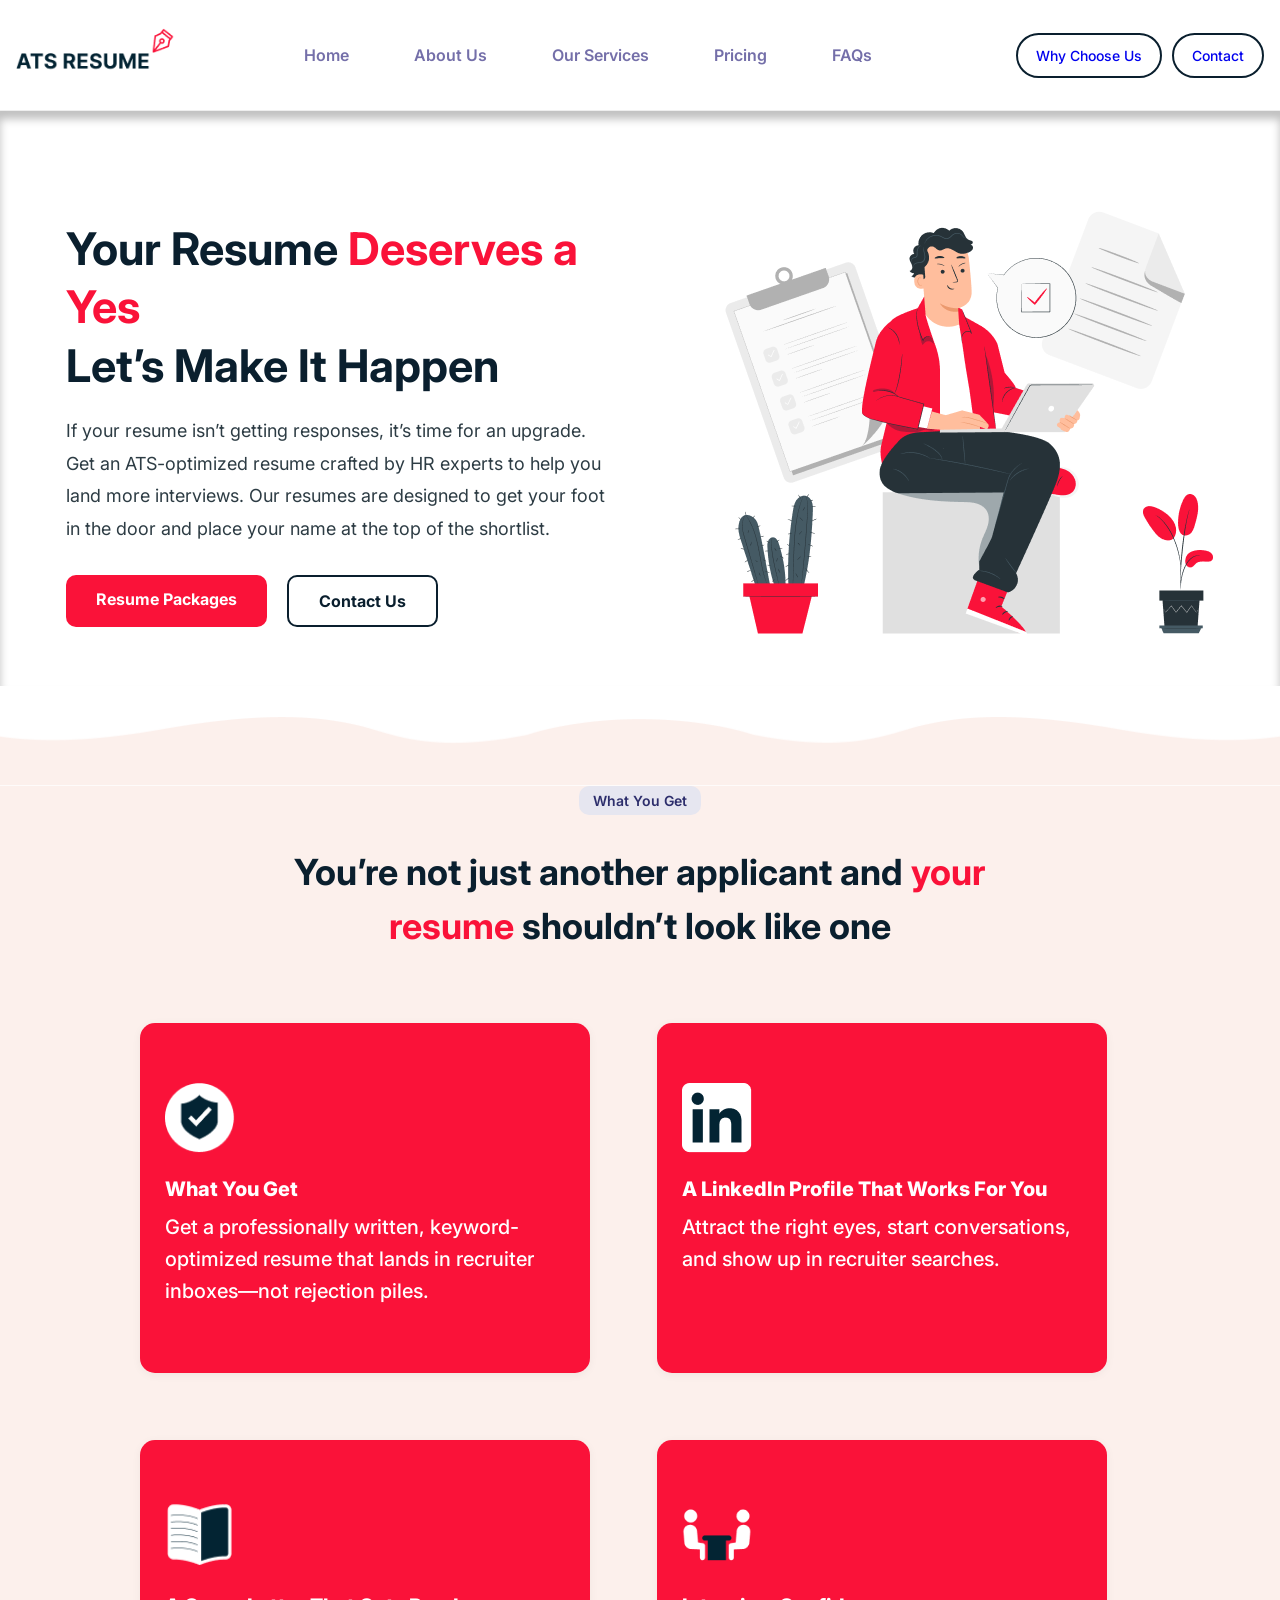
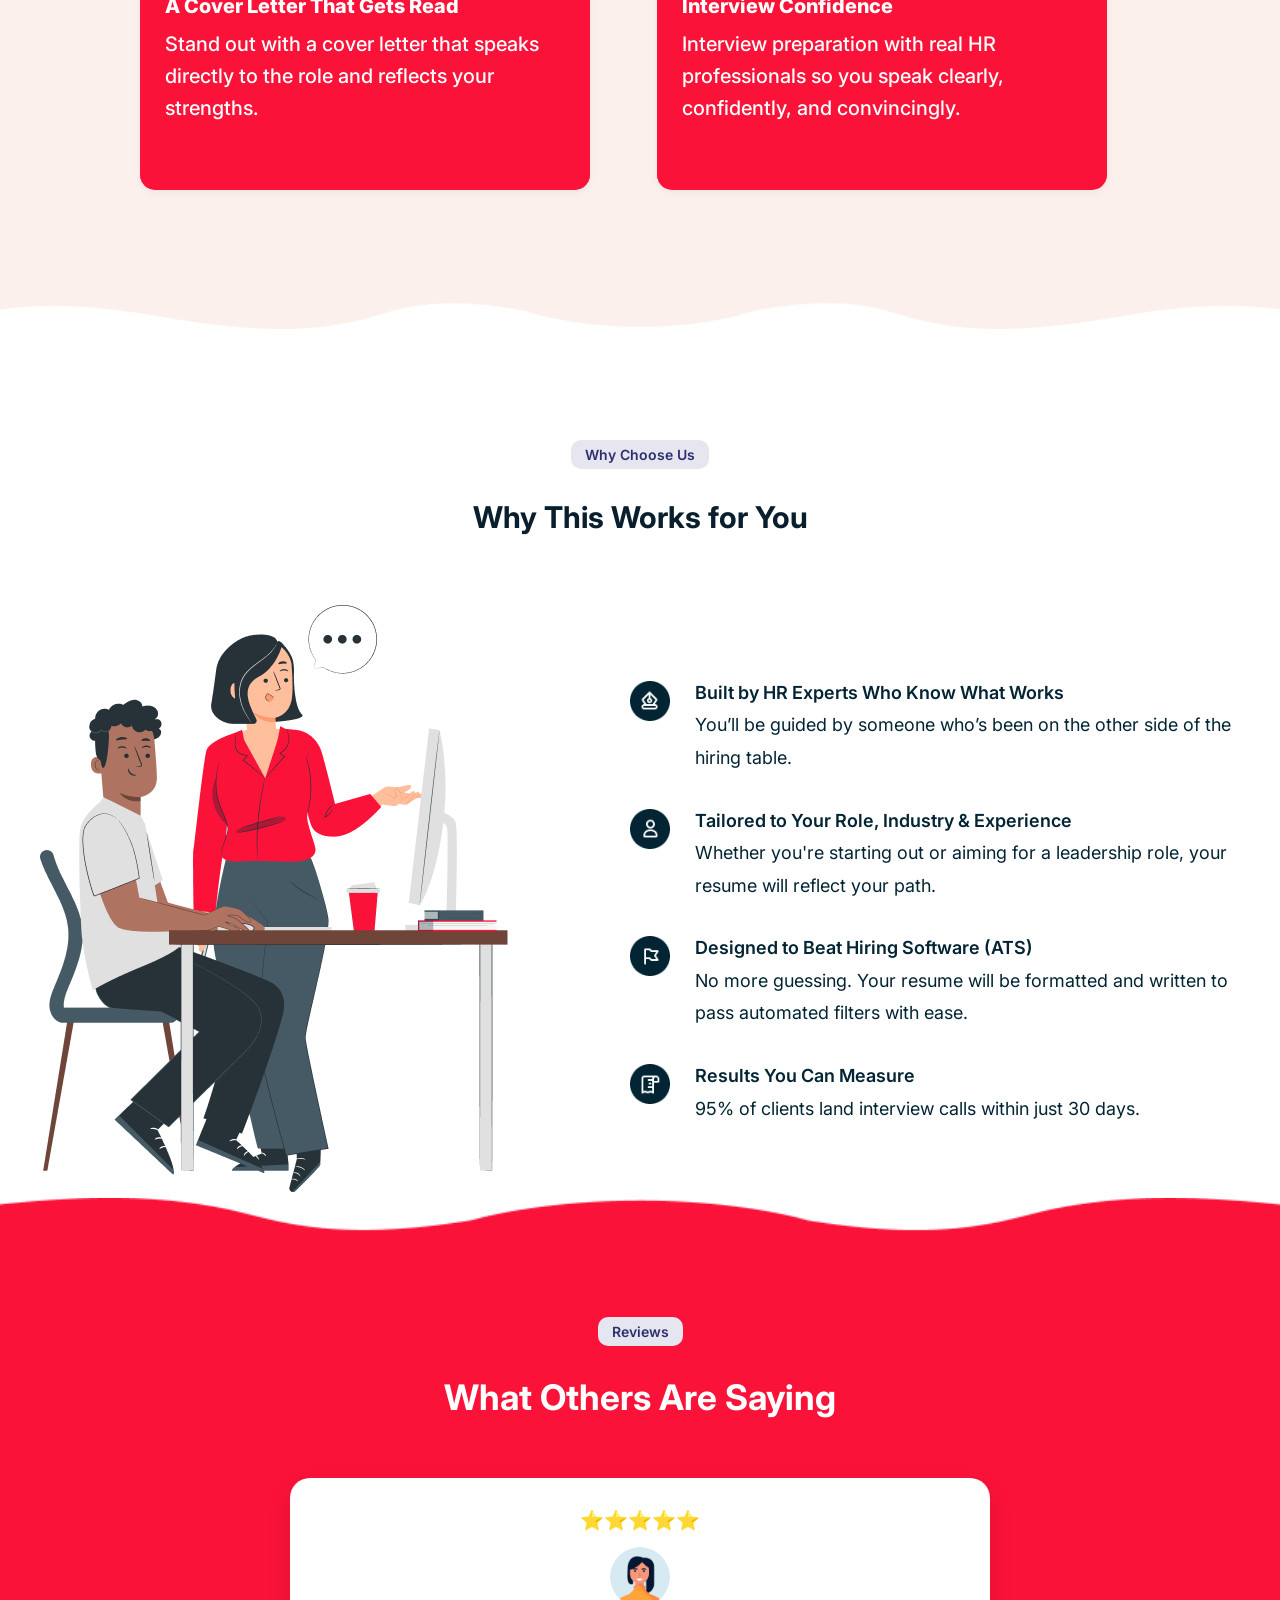
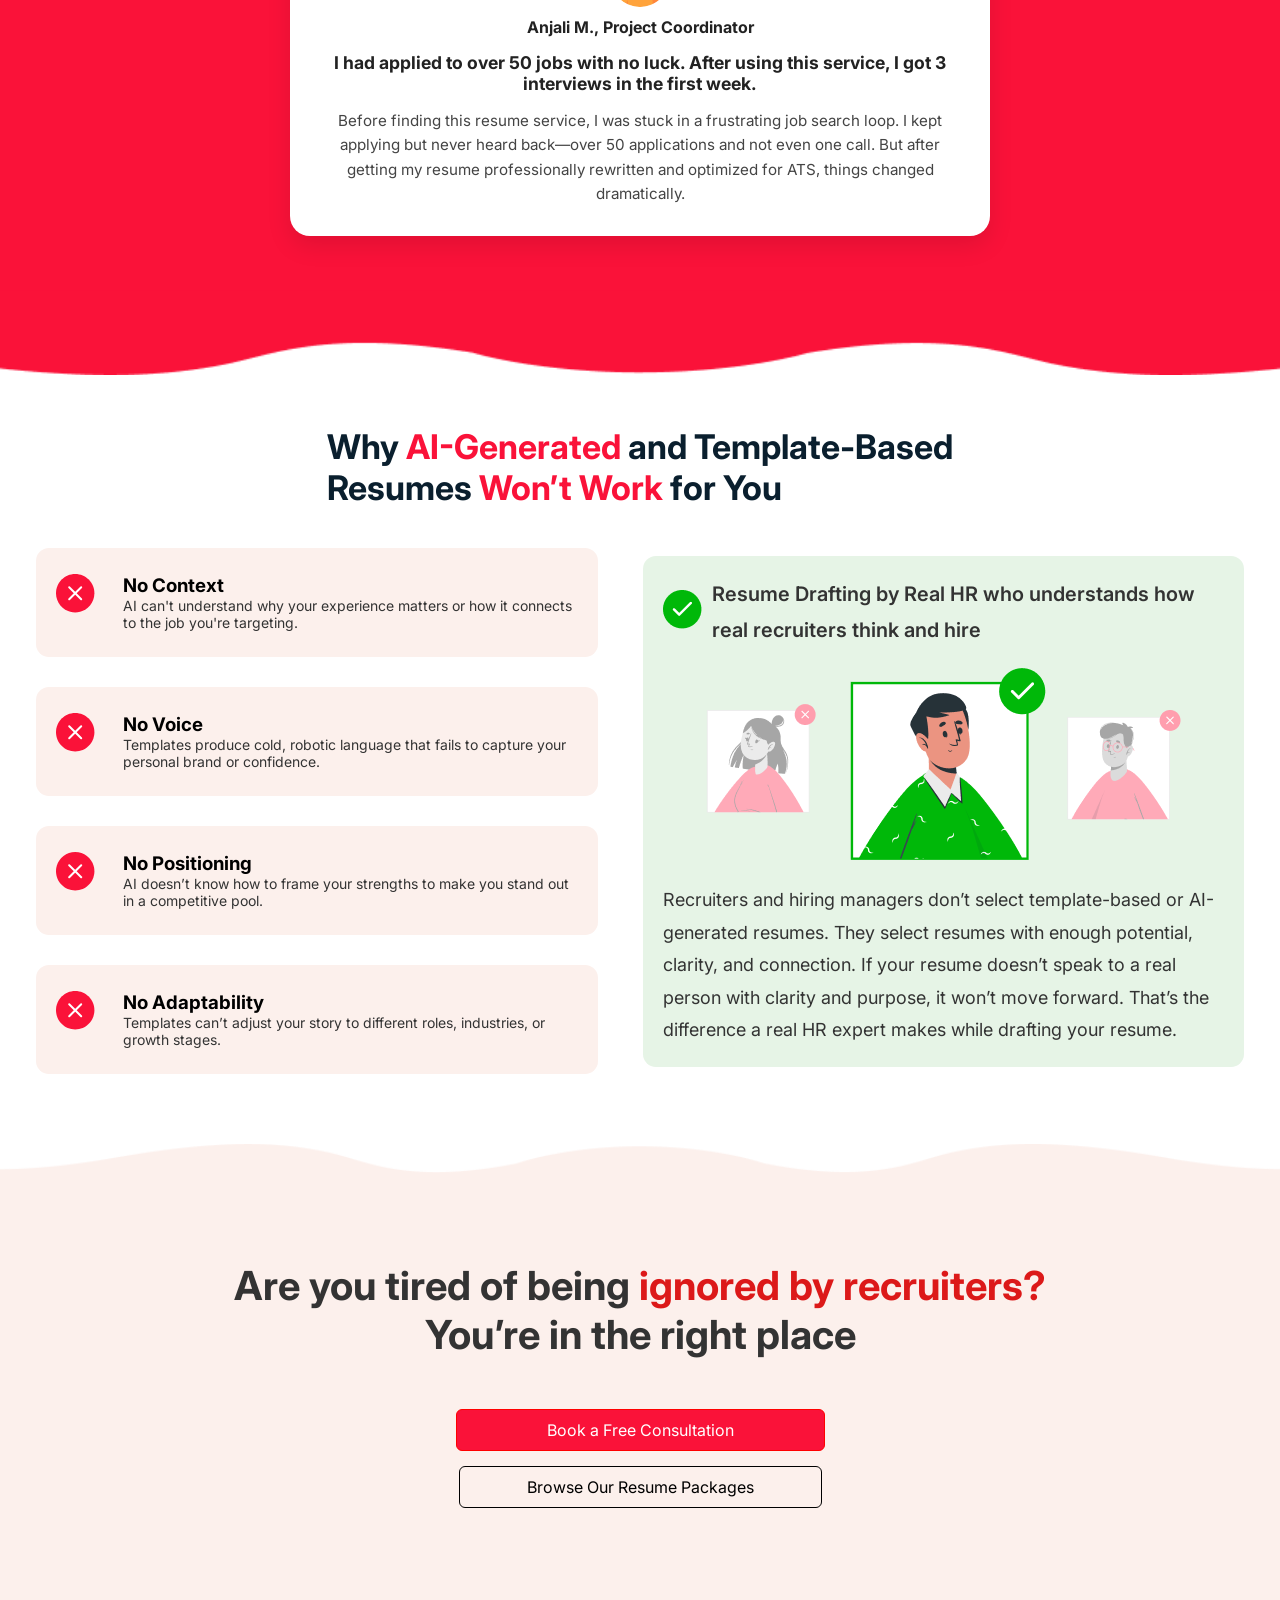
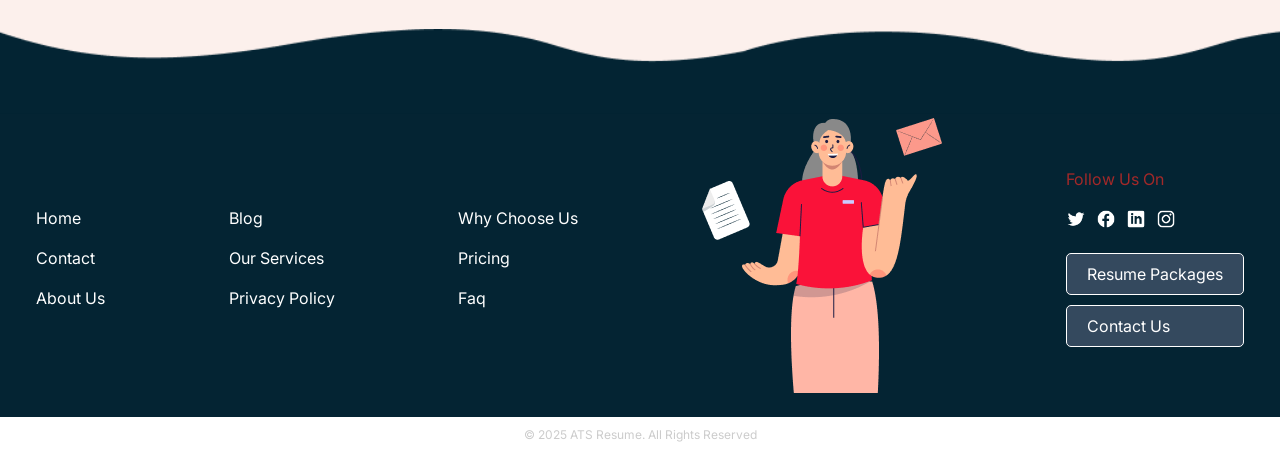
<file: index.html>
<!DOCTYPE html>
<html lang="en">

<head>
  <meta charset="UTF-8">
  <meta name="viewport" content="width=device-width, initial-scale=1.0">
  <title>Home</title>

  <link rel="stylesheet" href="/assets/style.css">
  <link href="https://fonts.googleapis.com/css2?family=Inter:ital,opsz,wght@0,14..32,100..900;1,14..32,100..900&display=swap"
    rel="stylesheet">
</head>

<body>

  <!-- HEADER -->
  <section class="header-wrapper">
    <div class="container">
      <header class="header">

        <a class="logo" href="./index.html" aria-label="Go to Home">
          <img src="./assets/images/logo 1.png" alt="ATS Resume Home" class="pen-icon">
        </a>

        <div class="menu-toggle" id="menu-toggle">☰</div>

        <div class="nav-menu" id="nav-menu">
          <nav class="nav-links">
            <a href="./index.html" class="active">Home</a>
            <a href="./aboutus.html">About Us</a>
            <a href="./services.html">Our Services</a>
            <a href="./pricing.html">Pricing</a>
            <a href="./faq.html">FAQs</a>
          </nav>

          <div class="header-buttons">
            <a href="./aboutus.html" class="solid-btn">Why Choose Us</a>
            <a href="./contact.html" class="solid-btn">Contact</a>
          </div>
        </div>

      </header>
    </div>
  </section>

  <!-- HERO -->
  <section class="hero">
    <div class="container">
      <div class="hero-content">

        <div class="text-section">
          <h1>
            Your Resume <span>Deserves a Yes</span><br>
            Let’s Make It Happen
          </h1>

          <p>
            If your resume isn’t getting responses, it’s time for an upgrade.
            Get an ATS-optimized resume crafted by HR experts to help you land
            more interviews. Our resumes are designed to get your foot in the
            door and place your name at the top of the shortlist.
          </p>

          <div class="hero-buttons">
            <a href="./pricing.html" class="solid-btn">Resume Packages</a>
            <a href="./contact.html" class="outline-btn">Contact Us</a>
          </div>
        </div>

        <div class="image-section">
          <img src="./assets/images/home-section-1 1 (1).png" alt="Resume illustration">
        </div>

      </div>
    </div>
  </section>

  <!-- FEATURES -->
  <section class="features-section">
    <div class="container">
      <div class="features-container">

        <div class="section-label">What You Get</div>

        <h2>
          You’re not just another applicant and
          <span>your resume</span> shouldn’t look like one
        </h2>

        <div class="features-grid">

          <div class="features-grid-left">

            <div class="feature-card">
              <img src="./assets/images/home-2-1 1.png" alt="Check icon" class="icon">
              <h3>What You Get</h3>
              <p>
                Get a professionally written, keyword-optimized resume that
                lands in recruiter inboxes—not rejection piles.
              </p>
            </div>

            <div class="feature-card">
              <img src="./assets/images/home-2-2 1.png" alt="Cover letter icon" class="icon">
              <h3>A Cover Letter That Gets Read</h3>
              <p>
                Stand out with a cover letter that speaks directly to the role
                and reflects your strengths.
              </p>
            </div>

          </div>

          <div class="features-grid-right">

            <div class="feature-card">
              <img src="./assets/images/home-2-3 1.png" alt="LinkedIn icon" class="icon">
              <h3>A LinkedIn Profile That Works For You</h3>
              <p>
                Attract the right eyes, start conversations, and show up in
                recruiter searches.
              </p>
            </div>

            <div class="feature-card">
              <img src="./assets/images/home-2-4 1.png" alt="Interview icon" class="icon">
              <h3>Interview Confidence</h3>
              <p>
                Interview preparation with real HR professionals so you speak
                clearly, confidently, and convincingly.
              </p>
            </div>

          </div>
        </div>
      </div>
    </div>
  </section>

  <!-- WHY CHOOSE US -->
  <section class="why-section">
    <div class="why-container">

      <div class="section-label">Why Choose Us</div>
      <h2>Why This Works for You</h2>

      <div class="why-content">

        <div class="why-image">
          <img src="./assets/images/home-3 1.png" alt="Team illustration">
        </div>

        <div class="why-points">

          <div class="why-point">
            <img src="./assets/images/home-3-2-1 1.png" alt="Expert icon" class="icon">
            <div>
              <h3>Built by HR Experts Who Know What Works</h3>
              <p>You’ll be guided by someone who’s been on the other side of the hiring table.</p>
            </div>
          </div>

          <div class="why-point">
            <img src="./assets/images/home-3-2-2 1.png" alt="User icon" class="icon">
            <div>
              <h3>Tailored to Your Role, Industry & Experience</h3>
              <p>Whether you're starting out or aiming for a leadership role, your resume will reflect your path.</p>
            </div>
          </div>

          <div class="why-point">
            <img src="./assets/images/home-3-2-3 1.png" alt="ATS icon" class="icon">
            <div>
              <h3>Designed to Beat Hiring Software (ATS)</h3>
              <p>No more guessing. Your resume will be formatted and written to pass automated filters with ease.</p>
            </div>
          </div>

          <div class="why-point">
            <img src="./assets/images/home-3-2-4 1.png" alt="Metrics icon" class="icon">
            <div>
              <h3>Results You Can Measure</h3>
              <p>95% of clients land interview calls within just 30 days.</p>
            </div>
          </div>

        </div>
      </div>
    </div>
  </section>

  <!-- TESTIMONIALS -->
  <section class="testimonial-section">
    <div class="section-label">Reviews</div>
    <h2>What Others Are Saying</h2>

    <div class="slider">
      <div class="slides">

        <div class="slide" id="s1">
          <div class="testimonial-card">

            <div class="stars">⭐⭐⭐⭐⭐</div>

            <div class="profile">
              <img src="./assets/images/home-4-profile 1.png" alt="Customer">
              <h3>Anjali M., Project Coordinator</h3>
            </div>

            <h4>
              I had applied to over 50 jobs with no luck. After using this
              service, I got 3 interviews in the first week.
            </h4>

            <p>
              Before finding this resume service, I was stuck in a frustrating
              job search loop. I kept applying but never heard back—over 50
              applications and not even one call. But after getting my resume
              professionally rewritten and optimized for ATS, things changed
              dramatically.
            </p>

          </div>
        </div>

      </div>
    </div>
  </section>

  <!-- AI RESUME SECTION -->
  <div class="box-wrapper">
    <div class="container">

      <div class="box">
        <h2>
          Why <span>AI-Generated</span> and Template-Based<br>
          Resumes <span>Won’t Work</span> for You
        </h2>
      </div>

      <div class="box-wrap-per">

        <div class="why-points">

          <div class="why-point-2">
            <img src="./assets/images/red-cross 1.svg" alt="Cross icon" class="icon">
            <div>
              <h3>No Context</h3>
              <p>AI can't understand why your experience matters or how it connects to the job you're targeting.</p>
            </div>
          </div>

          <div class="why-point-2">
            <img src="./assets/images/red-cross 1.svg" alt="Cross icon" class="icon">
            <div>
              <h3>No Voice</h3>
              <p>Templates produce cold, robotic language that fails to capture your personal brand or confidence.</p>
            </div>
          </div>

          <div class="why-point-2">
            <img src="./assets/images/red-cross 1.svg" alt="Cross icon" class="icon">
            <div>
              <h3>No Positioning</h3>
              <p>AI doesn’t know how to frame your strengths to make you stand out in a competitive pool.</p>
            </div>
          </div>

          <div class="why-point-2">
            <img src="./assets/images/red-cross 1.svg" alt="Cross icon" class="icon">
            <div>
              <h3>No Adaptability</h3>
              <p>Templates can’t adjust your story to different roles, industries, or growth stages.</p>
            </div>
          </div>

        </div>

        <div class="right-column">

          <div class="point-green">
            <span class="icon green">
              <img src="./assets/images/green-tick 1.png" alt="Green tick">
            </span>
            <p>Resume Drafting by Real HR who understands how real recruiters think and hire</p>
          </div>

          <div class="image-placeholder">
            <img src="./assets/images/home-5-1 1.png" alt="Illustration of people">
          </div>

          <p>
            Recruiters and hiring managers don’t select template-based or
            AI-generated resumes. They select resumes with enough potential,
            clarity, and connection. If your resume doesn’t speak to a real
            person with clarity and purpose, it won’t move forward. That’s the
            difference a real HR expert makes while drafting your resume.
          </p>

        </div>
      </div>
    </div>
  </div>

  <!-- CALL TO ACTION -->
  <div class="tired">
    <div class="container">

      <h1>
        Are you tired of being
        <span class="normal">ignored by recruiters?</span><br>
        You’re in the right place
      </h1>

      <div class="tired-btn">
        <a href="./contact.html" class="button-red">Book a Free Consultation</a>
        <a href="./pricing.html" class="button-gray">Browse Our Resume Packages</a>
      </div>

    </div>
  </div>

  <!-- FOOTER -->
  <div class="footer">
    <div class="container">

      <div class="footer-wrap">

        <ul class="links">
          <li><a href="./index.html">Home</a></li>
          <li><a href="./contact.html">Contact</a></li>
          <li><a href="./aboutus.html">About Us</a></li>
        </ul>

        <ul class="links">
          <li><a href="./blog.html">Blog</a></li>
          <li><a href="./services.html">Our Services</a></li>
          <li><a href="./privacy.html">Privacy Policy</a></li>
        </ul>

        <ul class="links">
          <li><a href="./aboutus.html">Why Choose Us</a></li>
          <li><a href="./pricing.html">Pricing</a></li>
          <li><a href="./faq.html">Faq</a></li>
        </ul>

        <div>
          <img src="./assets/images/footer 1.png" alt="Footer illustration">
        </div>

        <div class="social-links">

          <span class="footer-link">Follow Us On</span>

          <div class="social">
            <a href="https://x.com/" target="_blank" rel="noopener noreferrer" aria-label="Twitter">
              <img src="./assets/images/Clip path group.png" alt="Twitter">
            </a>

            <a href="https://www.facebook.com/" target="_blank" rel="noopener noreferrer" aria-label="Facebook">
              <img src="./assets/images/social-2.png" alt="Facebook">
            </a>

            <a href="https://www.linkedin.com/" target="_blank" rel="noopener noreferrer" aria-label="LinkedIn">
              <img src="./assets/images/social-3.png" alt="LinkedIn">
            </a>

            <a href="https://www.instagram.com/" target="_blank" rel="noopener noreferrer" aria-label="Instagram">
              <img src="./assets/images/social-4.png" alt="Instagram">
            </a>
          </div>

          <div class="buttons">
            <a href="./pricing.html">Resume Packages</a>
            <a href="./contact.html">Contact Us</a>
          </div>

        </div>
      </div>
    </div>
  </div>

  <!-- COPYRIGHT -->
  <div class="copyright">
    © 2025 ATS Resume. All Rights Reserved
  </div>

  <!-- SCRIPTS -->
  <script>
    const toggle = document.getElementById('menu-toggle');
    const navMenu = document.getElementById('nav-menu');

    if (toggle && navMenu) {
      toggle.addEventListener('click', () => {
        navMenu.classList.toggle('active');
        toggle.classList.toggle('open');
      });
    }
  </script>

</body>
</html>
</file>
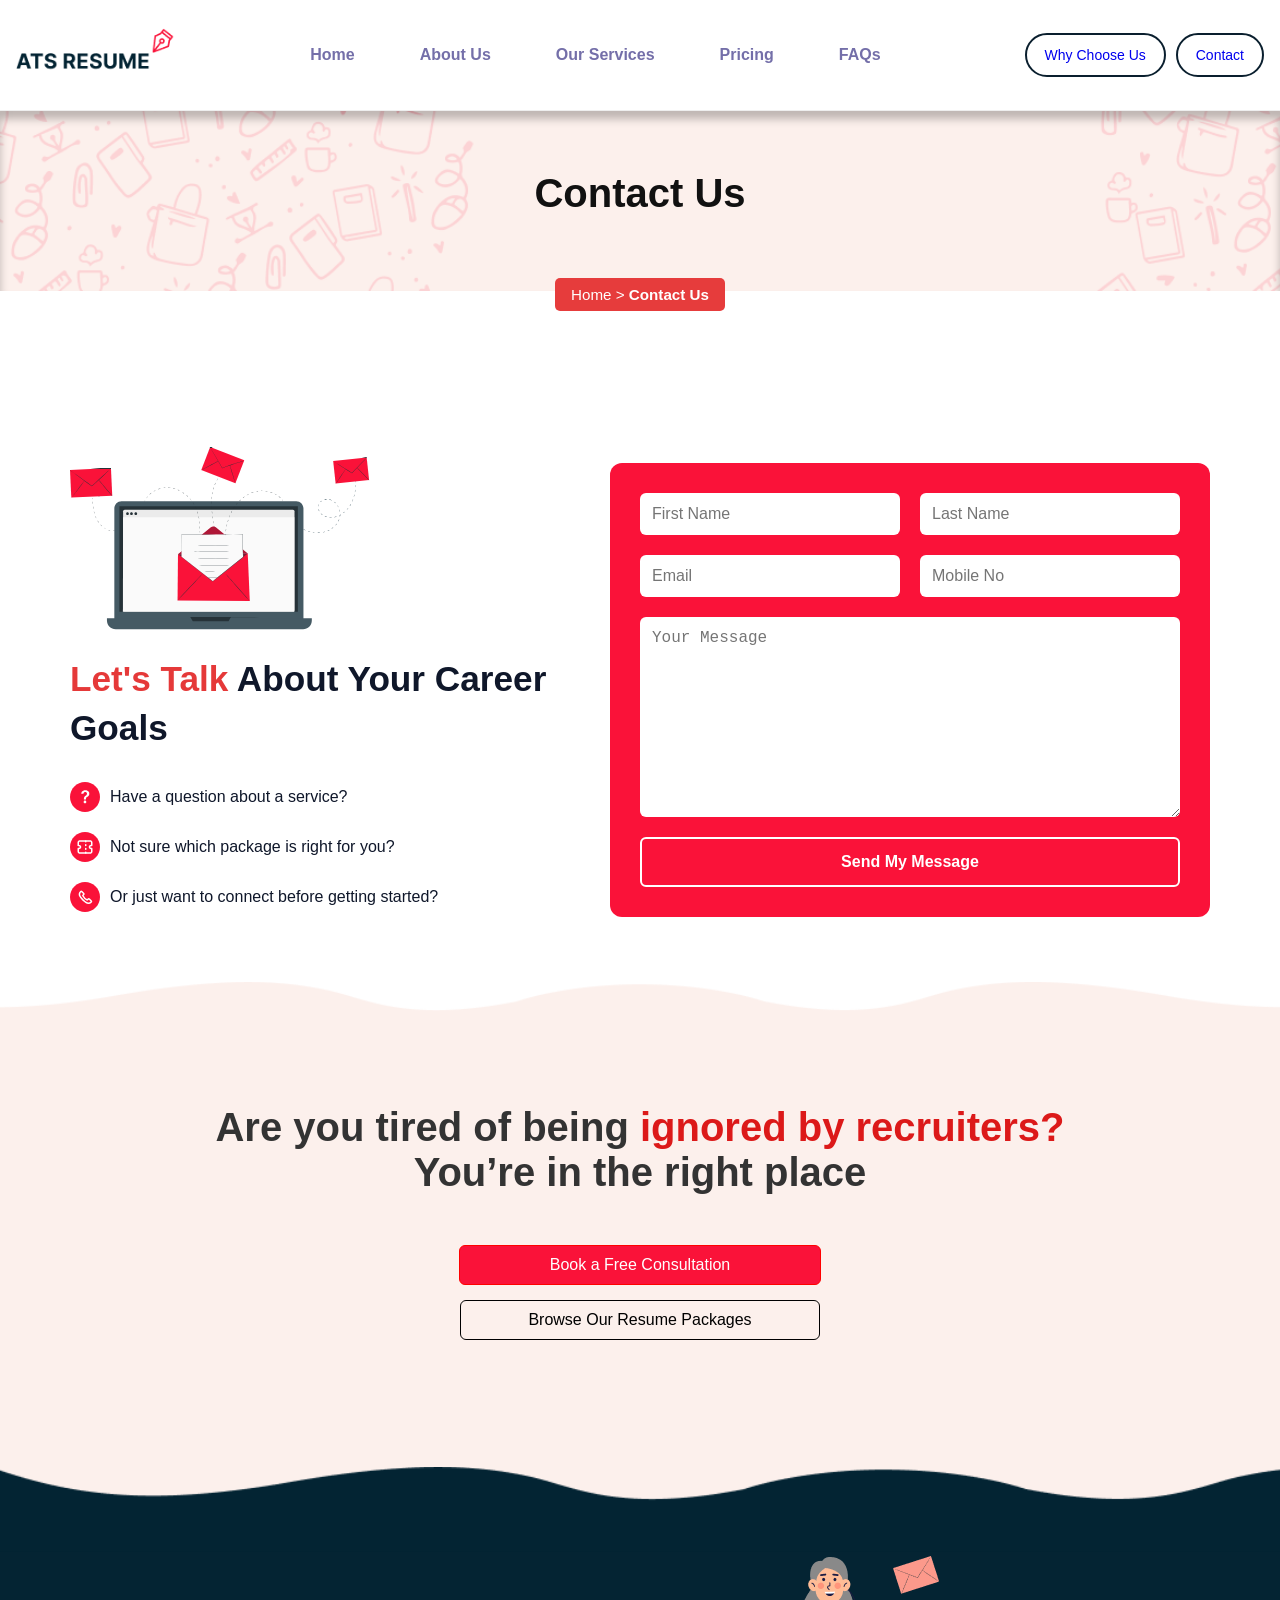
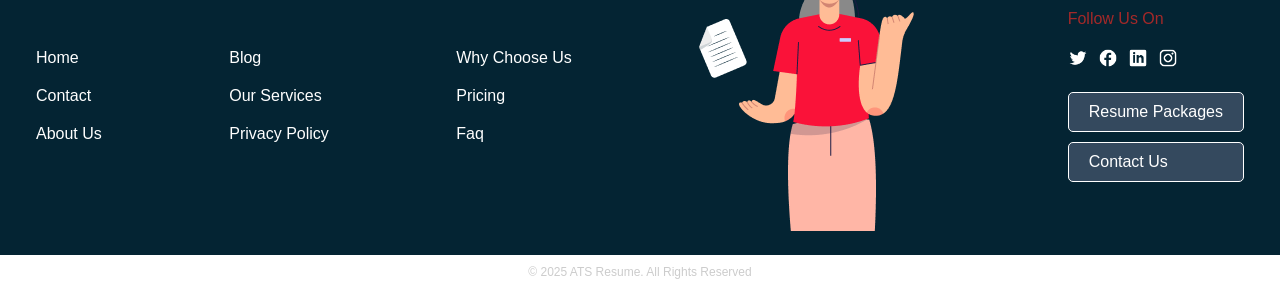
<file: contact.html>
<!DOCTYPE html>
<html lang="en">

<head>
    <meta charset="UTF-8">
    <meta name="viewport" content="width=device-width, initial-scale=1.0">
    <title>Contact Us | ATS Resume</title>
    <link rel="stylesheet" href="/assets/style.css">
</head>

<body>

    <!-- HEADER -->
    <section class="header-wrapper">
        <div class="container">
            <header class="header">

                <a href="./index.html" class="logo" aria-label="Go to Home">
                    <img src="./assets/images/logo 1.png" alt="ATS Resume Logo" class="pen-icon">
                </a>

                <div class="menu-toggle" id="menu-toggle"
                    role="button" tabindex="0" aria-label="Toggle navigation" aria-expanded="false">
                    ☰
                </div>

                <div class="nav-menu" id="nav-menu">
                    <nav class="nav-links">
                        <a href="./index.html">Home</a>
                        <a href="./aboutus.html">About Us</a>
                        <a href="./services.html">Our Services</a>
                        <a href="./pricing.html">Pricing</a>
                        <a href="./faq.html">FAQs</a>
                    </nav>

                    <div class="header-buttons">
                        <a href="./aboutus.html" class="solid-btn">Why Choose Us</a>
                        <a href="./contact.html" class="solid-btn active">Contact</a>
                    </div>
                </div>

            </header>
        </div>
    </section>

    <!-- BANNER -->
    <section class="about-banner">
        <h1>Contact Us</h1>

        <nav class="breadcrumb" aria-label="Breadcrumb">
            <a href="./index.html">Home</a>
            &gt;
            <span>Contact Us</span>
        </nav>
    </section>

    <!-- CONTACT SECTION -->
    <section class="contact-section">

        <div class="contact-left">
            <img src="./assets/images/contact 1.svg"
                alt="Contact Illustration" class="contact-image">

            <h2>
                <span>Let's Talk</span>
                About Your Career Goals
            </h2>

            <ul class="contact-info">
                <li>
                    <img src="./assets/images/Group 1321314992.svg" alt="Question Icon">
                    Have a question about a service?
                </li>

                <li>
                    <img src="./assets/images/Group 1321314993.svg" alt="Package Icon">
                    Not sure which package is right for you?
                </li>

                <li>
                    <img src="./assets/images/Group 1321314994.svg" alt="Phone Icon">
                    Or just want to connect before getting started?
                </li>
            </ul>
        </div>

        <div class="contact-right">

            <form class="contact-form" action="#" method="POST">

                <div class="form-row">
                    <input
                        type="text"
                        name="firstName"
                        placeholder="First Name"
                        aria-label="First Name"
                        autocomplete="given-name"
                        required>

                    <input
                        type="text"
                        name="lastName"
                        placeholder="Last Name"
                        aria-label="Last Name"
                        autocomplete="family-name"
                        required>
                </div>

                <div class="form-row">
                    <input
                        type="email"
                        name="email"
                        placeholder="Email"
                        aria-label="Email"
                        autocomplete="email"
                        required>

                    <input
                        type="tel"
                        name="mobile"
                        placeholder="Mobile No"
                        aria-label="Mobile Number"
                        autocomplete="tel"
                        required>
                </div>

                <textarea
                    name="message"
                    placeholder="Your Message"
                    aria-label="Your Message"
                    rows="5"
                    required></textarea>

                <button type="submit" class="submit-btn">
                    Send My Message
                </button>

            </form>
        </div>

    </section>

    <!-- CALL TO ACTION -->
    <div class="tired">
        <div class="container">

            <h1>
                Are you tired of being
                <span class="normal">ignored by recruiters?</span>
                <br>
                You’re in the right place
            </h1>

            <div class="tired-btn">
                <a href="./contact.html" class="button-red">
                    Book a Free Consultation
                </a>

                <a href="./pricing.html" class="button-gray">
                    Browse Our Resume Packages
                </a>
            </div>

        </div>
    </div>

    <!-- FOOTER -->
    <div class="footer">
        <div class="container">

            <div class="footer-wrap">

                <ul class="links">
                    <li><a href="./index.html">Home</a></li>
                    <li><a href="./contact.html">Contact</a></li>
                    <li><a href="./aboutus.html">About Us</a></li>
                </ul>

                <ul class="links">
                    <li><a href="./blog.html">Blog</a></li>
                    <li><a href="./services.html">Our Services</a></li>
                    <li><a href="./privacy.html">Privacy Policy</a></li>
                </ul>

                <ul class="links">
                    <li><a href="./aboutus.html">Why Choose Us</a></li>
                    <li><a href="./pricing.html">Pricing</a></li>
                    <li><a href="./faq.html">Faq</a></li>
                </ul>

                <div>
                    <img src="./assets/images/footer 1.png" alt="Footer Illustration">
                </div>

                <div class="social-links">

                    <span class="footer-link">Follow Us On</span>

                    <div class="social">

                        <a href="https://x.com/"
                            target="_blank"
                            rel="noopener noreferrer"
                            aria-label="Twitter">
                            <img src="./assets/images/Clip path group.png" alt="Twitter">
                        </a>

                        <a href="https://www.facebook.com/"
                            target="_blank"
                            rel="noopener noreferrer"
                            aria-label="Facebook">
                            <img src="./assets/images/social-2.png" alt="Facebook">
                        </a>

                        <a href="https://www.linkedin.com/"
                            target="_blank"
                            rel="noopener noreferrer"
                            aria-label="LinkedIn">
                            <img src="./assets/images/social-3.png" alt="LinkedIn">
                        </a>

                        <a href="https://www.instagram.com/"
                            target="_blank"
                            rel="noopener noreferrer"
                            aria-label="Instagram">
                            <img src="./assets/images/social-4.png" alt="Instagram">
                        </a>

                    </div>

                    <div class="buttons">
                        <a href="./pricing.html">Resume Packages</a>
                        <a href="./contact.html">Contact Us</a>
                    </div>

                </div>

            </div>
        </div>
    </div>

    <!-- COPYRIGHT -->
    <div class="copyright">
        © 2025 ATS Resume. All Rights Reserved
    </div>

    <!-- MOBILE MENU SCRIPT -->
    <script>
        const toggle = document.getElementById('menu-toggle');
        const navMenu = document.getElementById('nav-menu');

        if (toggle && navMenu) {

            function toggleMenu() {
                const isActive = navMenu.classList.toggle('active');

                toggle.classList.toggle('open', isActive);
                toggle.setAttribute('aria-expanded', isActive);
            }

            toggle.addEventListener('click', toggleMenu);

            toggle.addEventListener('keydown', (event) => {
                if (event.key === 'Enter' || event.key === ' ') {
                    event.preventDefault();
                    toggleMenu();
                }
            });
        }
    </script>

</body>
</html>
</file>
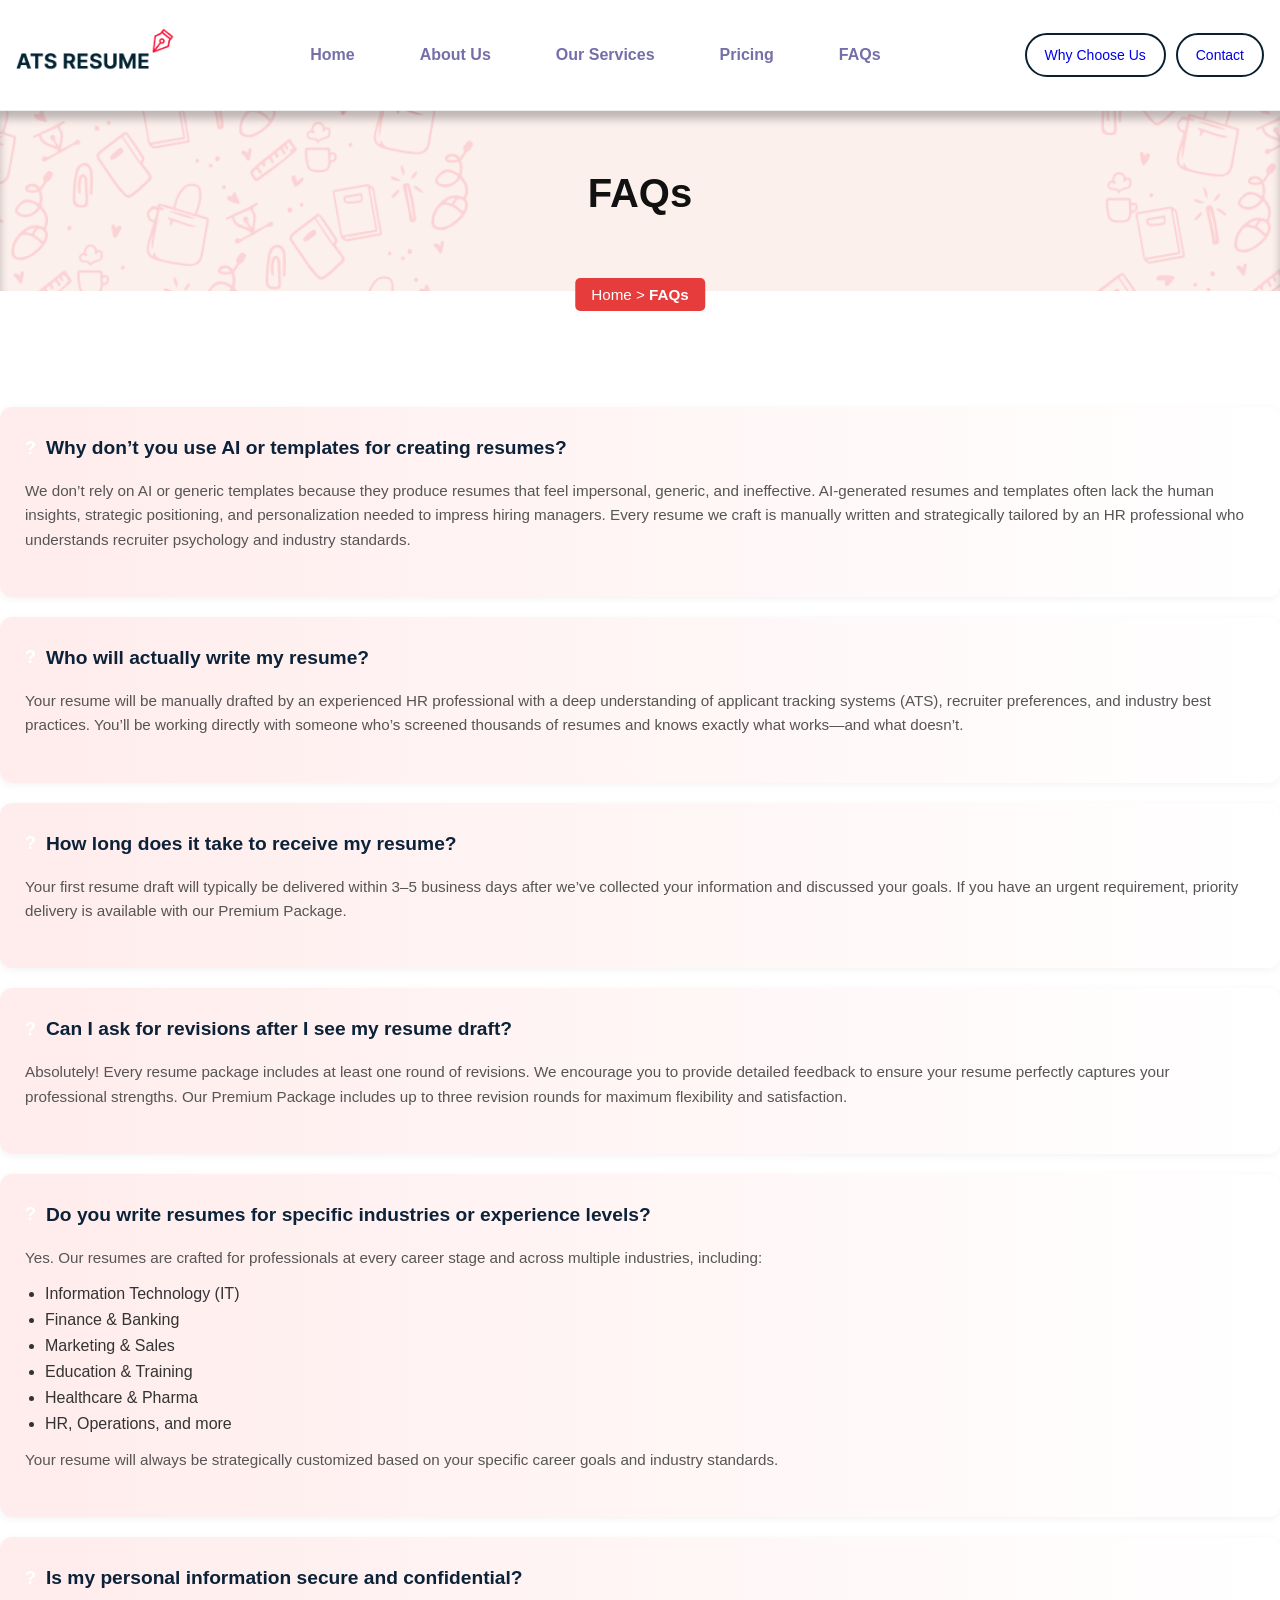
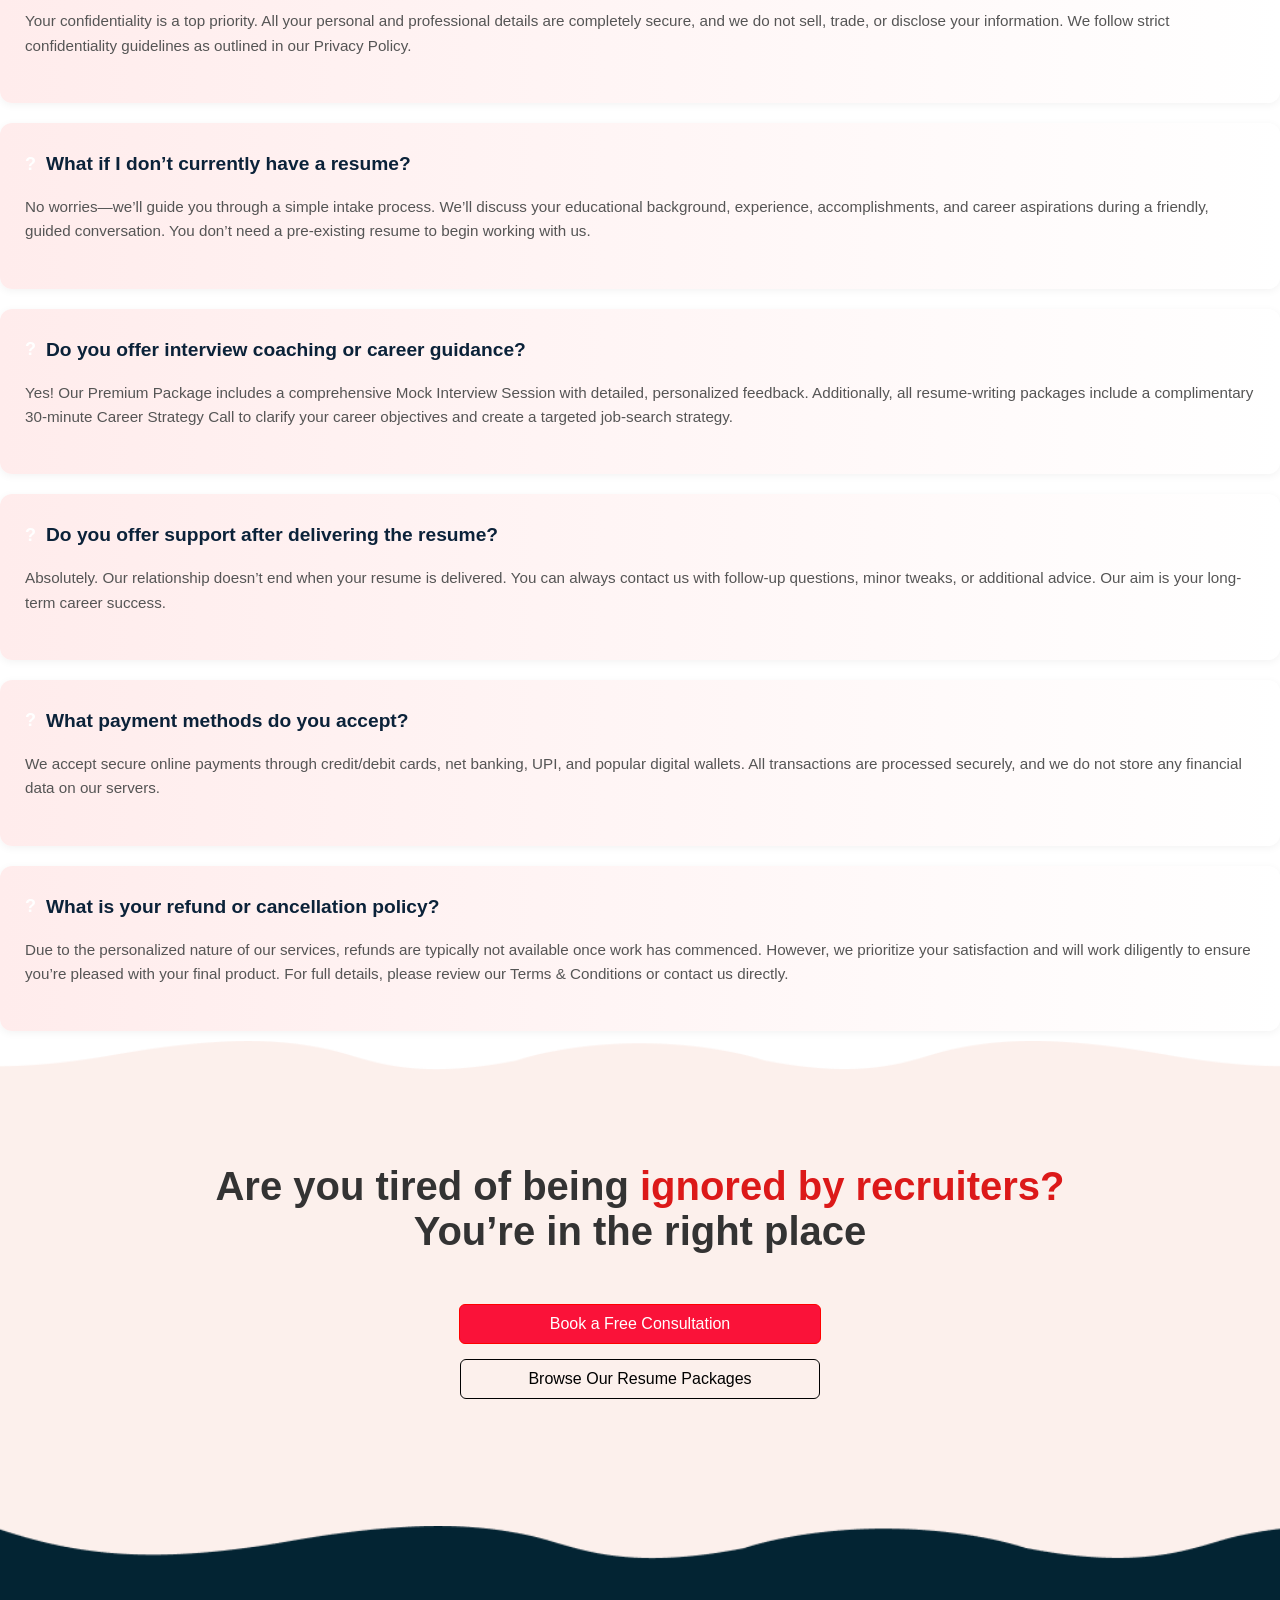
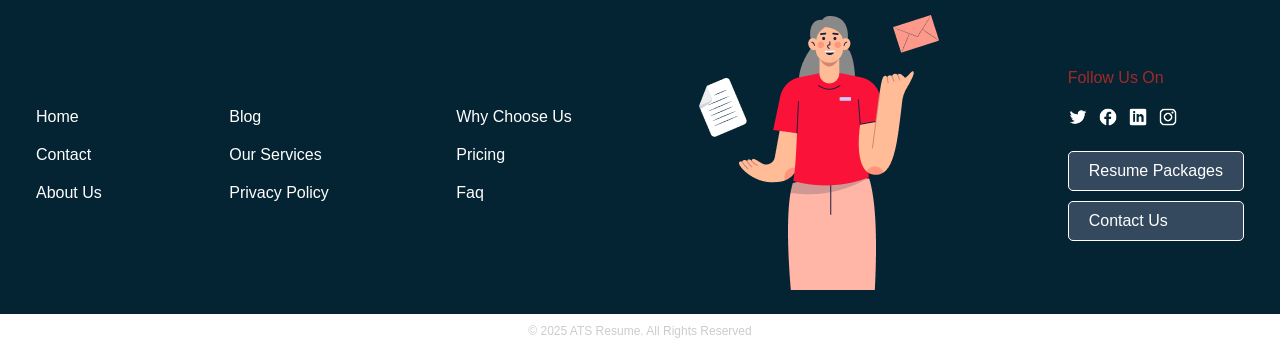
<file: faq.html>
<!DOCTYPE html>
<html lang="en">

<head>
    <meta charset="UTF-8" />
    <meta name="viewport" content="width=device-width, initial-scale=1.0" />
    <title>FAQs | ATS Resume</title>
    <link rel="stylesheet" href="./assets/style.css" />
</head>

<body>

    <!-- Header -->
    <section class="header-wrapper">
        <div class="container">
            <header class="header">

                <a href="./index.html" class="logo" aria-label="Go to Home">
                    <img src="./assets/images/logo 1.png" alt="ATS Resume Logo" class="pen-icon">
                </a>

                <div class="menu-toggle" id="menu-toggle" role="button"
                    tabindex="0" aria-label="Toggle navigation" aria-expanded="false">
                    ☰
                </div>

                <div class="nav-menu" id="nav-menu">
                    <nav class="nav-links">
                        <a href="./index.html">Home</a>
                        <a href="./aboutus.html">About Us</a>
                        <a href="./services.html">Our Services</a>
                        <a href="./pricing.html">Pricing</a>
                        <a href="./faq.html" class="active">FAQs</a>
                    </nav>

                    <div class="header-buttons">
                        <a href="./aboutus.html" class="solid-btn">Why Choose Us</a>
                        <a href="./contact.html" class="solid-btn">Contact</a>
                    </div>
                </div>

            </header>
        </div>
    </section>

    <!-- Banner -->
    <section class="about-banner">
        <h1>FAQs</h1>
        <nav class="breadcrumb" aria-label="Breadcrumb">
            <a href="./index.html">Home</a> &gt;
            <span>FAQs</span>
        </nav>
    </section>

    <!-- FAQ Content -->

    <section class="industries-section">
        <div class="industries-box">
            <div class="industries-header">
                <span class="icon">?</span>
                <h3>Why don’t you use AI or templates for creating resumes?</h3>
            </div>
            <div class="industries-content">
                <p>
                    We don’t rely on AI or generic templates because they produce resumes
                    that feel impersonal, generic, and ineffective. AI-generated resumes
                    and templates often lack the human insights, strategic positioning,
                    and personalization needed to impress hiring managers.
                    Every resume we craft is manually written and strategically tailored
                    by an HR professional who understands recruiter psychology and
                    industry standards.
                </p>
            </div>
        </div>
    </section>

    <section class="industries-section">
        <div class="industries-box">
            <div class="industries-header">
                <span class="icon">?</span>
                <h3>Who will actually write my resume?</h3>
            </div>
            <div class="industries-content">
                <p>
                    Your resume will be manually drafted by an experienced HR professional
                    with a deep understanding of applicant tracking systems (ATS),
                    recruiter preferences, and industry best practices. You’ll be working
                    directly with someone who’s screened thousands of resumes and knows
                    exactly what works—and what doesn’t.
                </p>
            </div>
        </div>
    </section>

    <section class="industries-section">
        <div class="industries-box">
            <div class="industries-header">
                <span class="icon">?</span>
                <h3>How long does it take to receive my resume?</h3>
            </div>
            <div class="industries-content">
                <p>
                    Your first resume draft will typically be delivered within 3–5
                    business days after we’ve collected your information and discussed
                    your goals. If you have an urgent requirement, priority delivery is
                    available with our Premium Package.
                </p>
            </div>
        </div>
    </section>

    <section class="industries-section">
        <div class="industries-box">
            <div class="industries-header">
                <span class="icon">?</span>
                <h3>Can I ask for revisions after I see my resume draft?</h3>
            </div>
            <div class="industries-content">
                <p>
                    Absolutely! Every resume package includes at least one round of
                    revisions. We encourage you to provide detailed feedback to ensure
                    your resume perfectly captures your professional strengths.
                    Our Premium Package includes up to three revision rounds for
                    maximum flexibility and satisfaction.
                </p>
            </div>
        </div>
    </section>

    <section class="industries-section">
        <div class="industries-box">
            <div class="industries-header">
                <span class="icon">?</span>
                <h3>Do you write resumes for specific industries or experience levels?</h3>
            </div>
            <div class="industries-content">
                <p>
                    Yes. Our resumes are crafted for professionals at every career
                    stage and across multiple industries, including:
                </p>

                <ul>
                    <li>Information Technology (IT)</li>
                    <li>Finance &amp; Banking</li>
                    <li>Marketing &amp; Sales</li>
                    <li>Education &amp; Training</li>
                    <li>Healthcare &amp; Pharma</li>
                    <li>HR, Operations, and more</li>
                </ul>

                <p>
                    Your resume will always be strategically customized based on
                    your specific career goals and industry standards.
                </p>
            </div>
        </div>
    </section>

    <section class="industries-section">
        <div class="industries-box">
            <div class="industries-header">
                <span class="icon">?</span>
                <h3>Is my personal information secure and confidential?</h3>
            </div>
            <div class="industries-content">
                <p>
                    Your confidentiality is a top priority. All your personal and
                    professional details are completely secure, and we do not sell,
                    trade, or disclose your information. We follow strict
                    confidentiality guidelines as outlined in our Privacy Policy.
                </p>
            </div>
        </div>
    </section>

    <section class="industries-section">
        <div class="industries-box">
            <div class="industries-header">
                <span class="icon">?</span>
                <h3>What if I don’t currently have a resume?</h3>
            </div>
            <div class="industries-content">
                <p>
                    No worries—we’ll guide you through a simple intake process.
                    We’ll discuss your educational background, experience,
                    accomplishments, and career aspirations during a friendly,
                    guided conversation. You don’t need a pre-existing resume
                    to begin working with us.
                </p>
            </div>
        </div>
    </section>

    <section class="industries-section">
        <div class="industries-box">
            <div class="industries-header">
                <span class="icon">?</span>
                <h3>Do you offer interview coaching or career guidance?</h3>
            </div>
            <div class="industries-content">
                <p>
                    Yes! Our Premium Package includes a comprehensive Mock Interview
                    Session with detailed, personalized feedback. Additionally,
                    all resume-writing packages include a complimentary 30-minute
                    Career Strategy Call to clarify your career objectives and
                    create a targeted job-search strategy.
                </p>
            </div>
        </div>
    </section>

    <section class="industries-section">
        <div class="industries-box">
            <div class="industries-header">
                <span class="icon">?</span>
                <h3>Do you offer support after delivering the resume?</h3>
            </div>
            <div class="industries-content">
                <p>
                    Absolutely. Our relationship doesn’t end when your resume is
                    delivered. You can always contact us with follow-up questions,
                    minor tweaks, or additional advice. Our aim is your long-term
                    career success.
                </p>
            </div>
        </div>
    </section>

    <section class="industries-section">
        <div class="industries-box">
            <div class="industries-header">
                <span class="icon">?</span>
                <h3>What payment methods do you accept?</h3>
            </div>
            <div class="industries-content">
                <p>
                    We accept secure online payments through credit/debit cards,
                    net banking, UPI, and popular digital wallets. All transactions
                    are processed securely, and we do not store any financial data
                    on our servers.
                </p>
            </div>
        </div>
    </section>

    <section class="industries-section">
        <div class="industries-box">
            <div class="industries-header">
                <span class="icon">?</span>
                <h3>What is your refund or cancellation policy?</h3>
            </div>
            <div class="industries-content">
                <p>
                    Due to the personalized nature of our services, refunds are
                    typically not available once work has commenced. However,
                    we prioritize your satisfaction and will work diligently
                    to ensure you’re pleased with your final product.
                    For full details, please review our Terms &amp; Conditions
                    or contact us directly.
                </p>
            </div>
        </div>
    </section>

    <!-- CTA Section -->
    <div class="tired">
        <div class="container">
            <h1>
                Are you tired of being
                <span class="normal">ignored by recruiters?</span>
                <br>
                You’re in the right place
            </h1>

            <div class="tired-btn">
                <a href="./contact.html" class="button-red">
                    Book a Free Consultation
                </a>

                <a href="./pricing.html" class="button-gray">
                    Browse Our Resume Packages
                </a>
            </div>
        </div>
    </div>

    <!-- Footer -->
    <div class="footer">
        <div class="container">
            <div class="footer-wrap">

                <ul class="links">
                    <li><a href="./index.html">Home</a></li>
                    <li><a href="./contact.html">Contact</a></li>
                    <li><a href="./aboutus.html">About Us</a></li>
                </ul>

                <ul class="links">
                    <li><a href="./blog.html">Blog</a></li>
                    <li><a href="./services.html">Our Services</a></li>
                    <li><a href="./privacy.html">Privacy Policy</a></li>
                </ul>

                <ul class="links">
                    <li><a href="./aboutus.html">Why Choose Us</a></li>
                    <li><a href="./pricing.html">Pricing</a></li>
                    <li><a href="./faq.html">Faq</a></li>
                </ul>

                <div>
                    <img src="./assets/images/footer 1.png" alt="Footer Illustration">
                </div>

                <div class="social-links">
                    <span class="footer-link">Follow Us On</span>

                    <div class="social">
                        <a href="https://x.com/" target="_blank"
                            rel="noopener noreferrer" aria-label="Twitter">
                            <img src="./assets/images/Clip path group.png" alt="Twitter">
                        </a>

                        <a href="https://www.facebook.com/" target="_blank"
                            rel="noopener noreferrer" aria-label="Facebook">
                            <img src="./assets/images/social-2.png" alt="Facebook">
                        </a>

                        <a href="https://www.linkedin.com/" target="_blank"
                            rel="noopener noreferrer" aria-label="LinkedIn">
                            <img src="./assets/images/social-3.png" alt="LinkedIn">
                        </a>

                        <a href="https://www.instagram.com/" target="_blank"
                            rel="noopener noreferrer" aria-label="Instagram">
                            <img src="./assets/images/social-4.png" alt="Instagram">
                        </a>
                    </div>

                    <div class="buttons">
                        <a href="./pricing.html">Resume Packages</a>
                        <a href="./contact.html">Contact Us</a>
                    </div>
                </div>

            </div>
        </div>
    </div>

    <div class="copyright">
        © 2025 ATS Resume. All Rights Reserved
    </div>

    <!-- Scripts -->
    <script src="https://ajax.googleapis.com/ajax/libs/jquery/3.7.1/jquery.min.js"></script>

    <script>
        const toggle = document.getElementById('menu-toggle');
        const navMenu = document.getElementById('nav-menu');

        if (toggle && navMenu) {
            function toggleMenu() {
                const isActive = navMenu.classList.toggle('active');
                toggle.classList.toggle('open', isActive);
                toggle.setAttribute('aria-expanded', isActive);
            }

            toggle.addEventListener('click', toggleMenu);

            toggle.addEventListener('keydown', (event) => {
                if (event.key === 'Enter' || event.key === ' ') {
                    event.preventDefault();
                    toggleMenu();
                }
            });
        }
    </script>

</body>
</html>
</file>
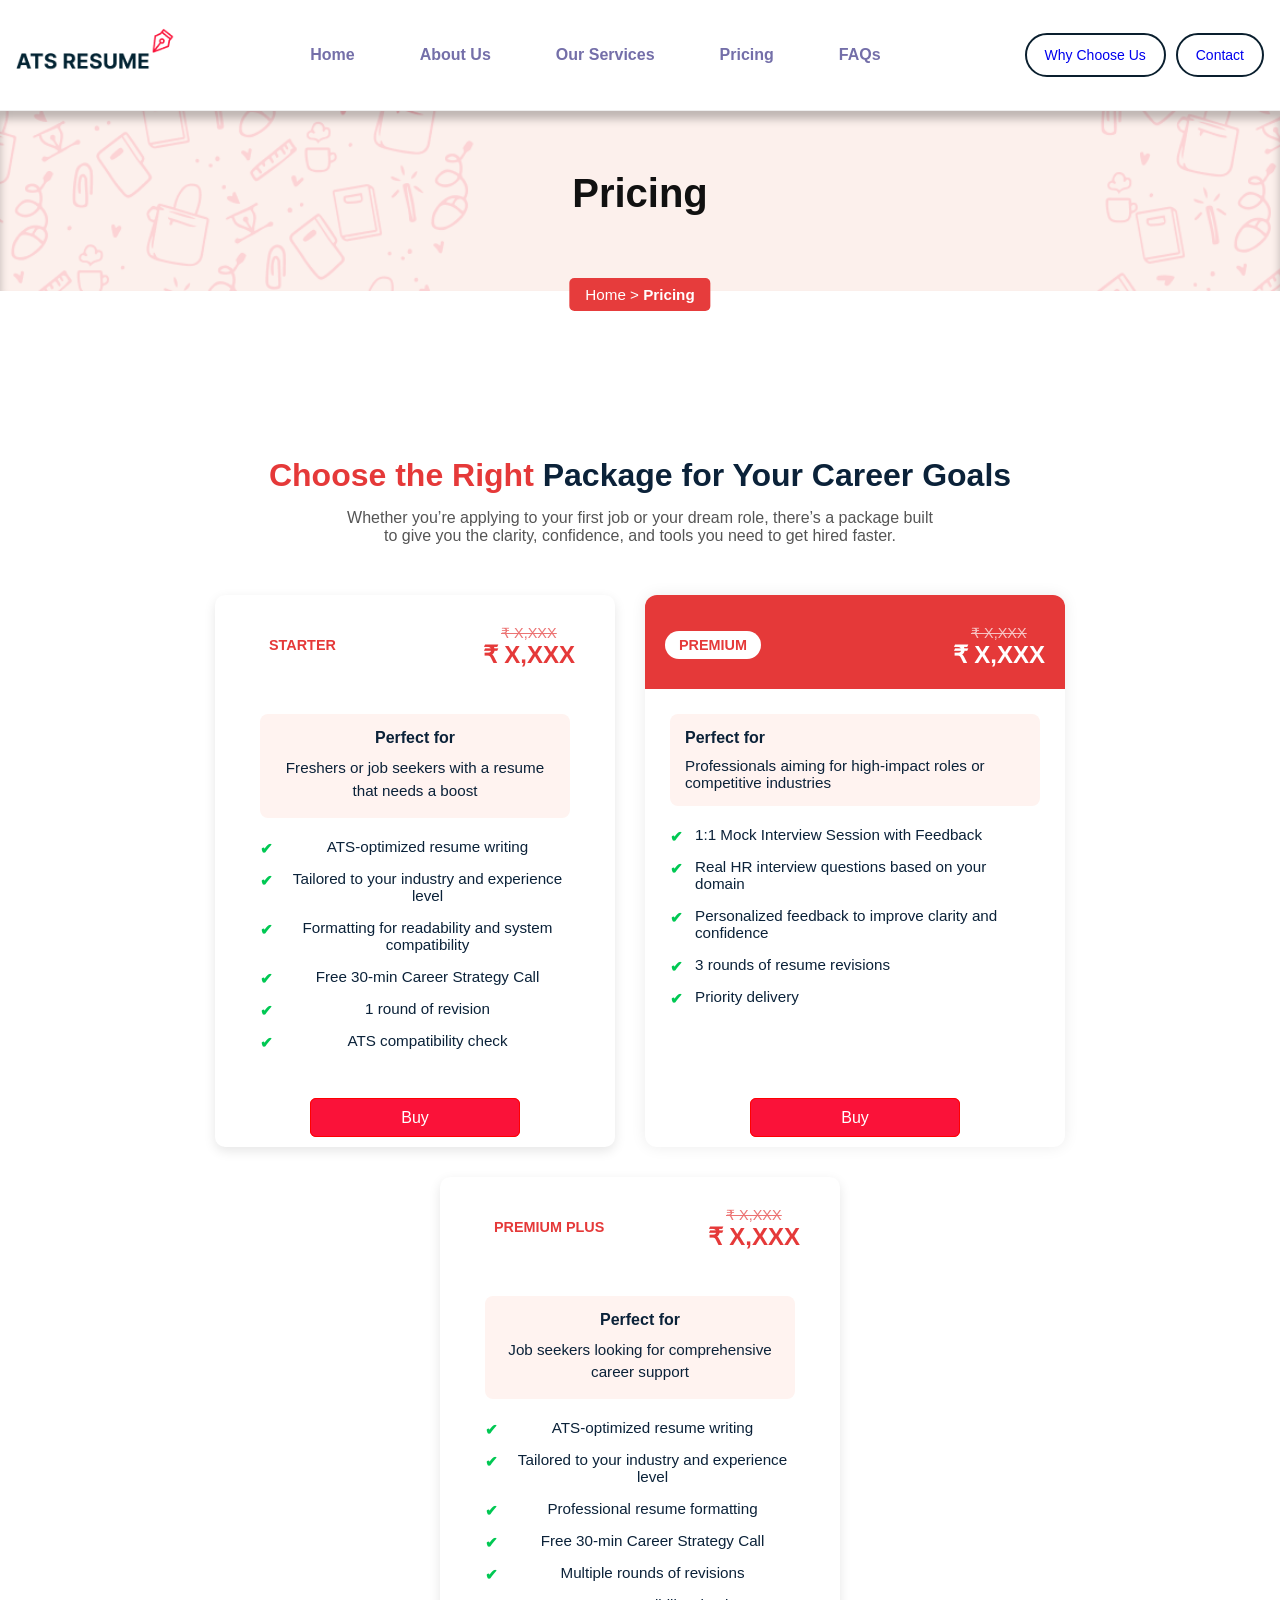
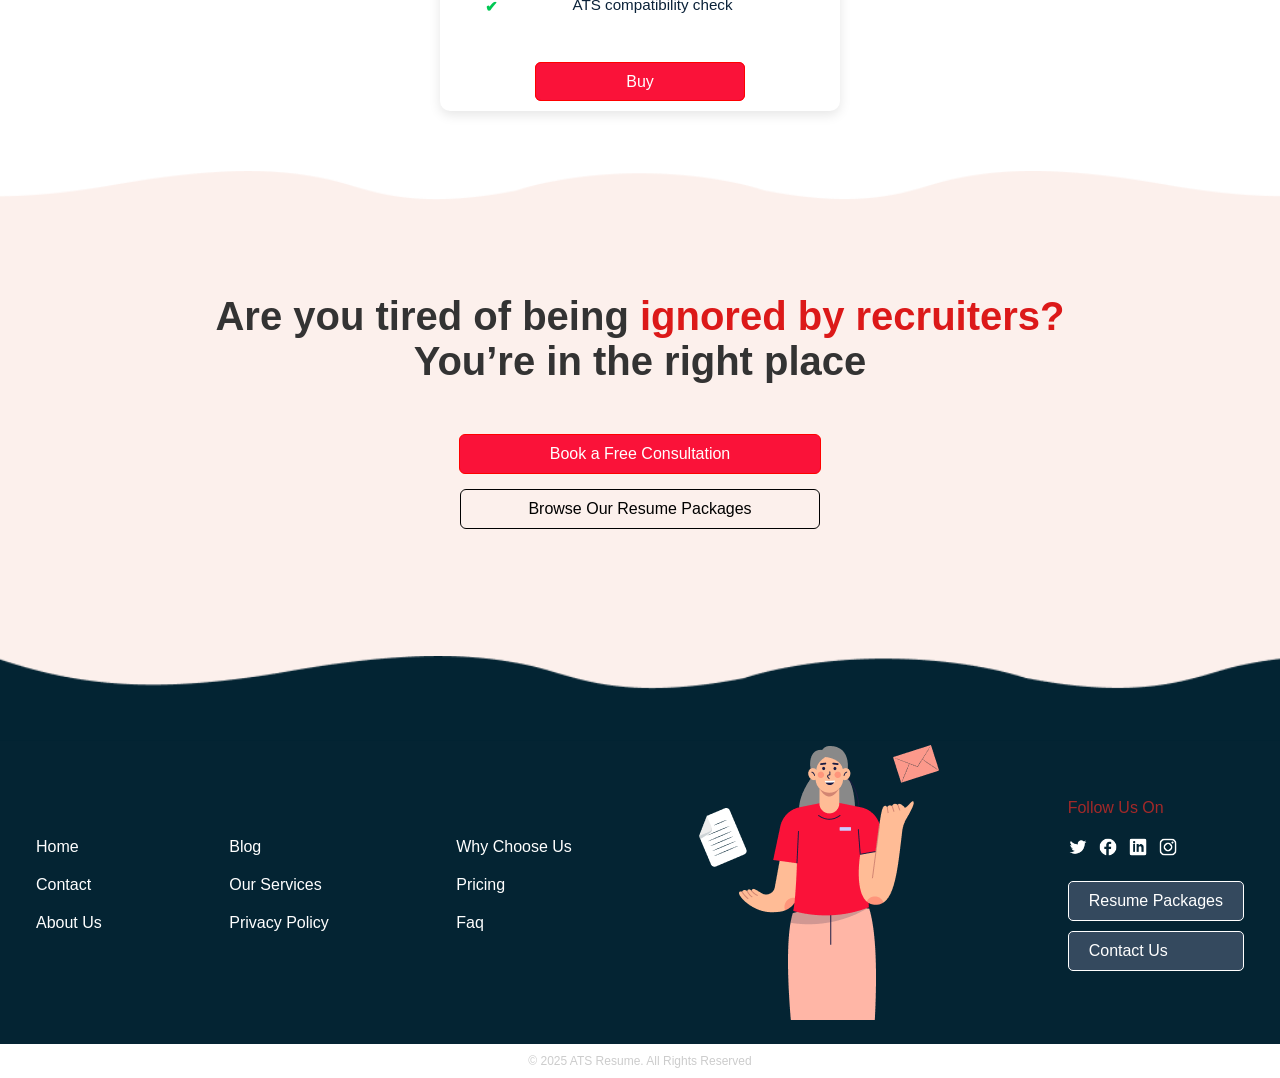
<file: pricing.html>
<!DOCTYPE html>
<html lang="en">

<head>
    <meta charset="UTF-8">
    <meta name="viewport" content="width=device-width, initial-scale=1.0">
    <title>Pricing | ATS Resume</title>
    <link rel="stylesheet" href="./assets/style.css">
</head>

<body>

    <!-- Header -->
    <section class="header-wrapper">
        <div class="container">
            <header class="header">

                <a href="./index.html" class="logo" aria-label="Go to Home">
                    <img src="./assets/images/logo 1.png" alt="ATS Resume Logo" class="pen-icon">
                </a>

                <div class="menu-toggle" id="menu-toggle"
                    role="button" tabindex="0"
                    aria-label="Toggle navigation" aria-expanded="false">
                    ☰
                </div>

                <div class="nav-menu" id="nav-menu">
                    <nav class="nav-links">
                        <a href="./index.html">Home</a>
                        <a href="./aboutus.html">About Us</a>
                        <a href="./services.html">Our Services</a>
                        <a href="./pricing.html" class="active">Pricing</a>
                        <a href="./faq.html">FAQs</a>
                    </nav>

                    <div class="header-buttons">
                        <a href="./aboutus.html" class="solid-btn">Why Choose Us</a>
                        <a href="./contact.html" class="solid-btn">Contact</a>
                    </div>
                </div>

            </header>
        </div>
    </section>

    <!-- Banner -->
    <section class="about-banner">
        <h1>Pricing</h1>
        <nav class="breadcrumb" aria-label="Breadcrumb">
            <a href="./index.html">Home</a> &gt;
            <span>Pricing</span>
        </nav>
    </section>

    <!-- Pricing Section -->
    <section class="pricing-section">

        <div class="pricing-header">
            <h2>
                <span>Choose the Right</span> Package for Your Career Goals
            </h2>

            <p>
                Whether you’re applying to your first job or your dream role,
                there’s a package built to give you the clarity, confidence,
                and tools you need to get hired faster.
            </p>
        </div>

        <div class="pricing-cards">

            <!-- Card 1: Starter -->
            <div class="card">

                <div class="card-top starter">
                    <span class="package-name">STARTER</span>

                    <div class="prices">
                        <small><s>₹ X,XXX</s></small>
                        <strong>₹ X,XXX</strong>
                    </div>
                </div>

                <div class="card-body">

                    <div class="highlight-box">
                        <h4>Perfect for</h4>
                        <p>
                            Freshers or job seekers with a resume that needs a boost
                        </p>
                    </div>

                    <ul class="features">
                        <li>ATS-optimized resume writing</li>
                        <li>Tailored to your industry and experience level</li>
                        <li>Formatting for readability and system compatibility</li>
                        <li>Free 30-min Career Strategy Call</li>
                        <li>1 round of revision</li>
                        <li>ATS compatibility check</li>
                    </ul>

                </div>

                <div class="card-footer">
                    <a href="./contact.html" class="button-red">Buy</a>
                </div>

            </div>

            <!-- Card 2: Premium -->
            <div class="card-p">

                <div class="card-top premium">
                    <span class="package-name">PREMIUM</span>

                    <div class="prices">
                        <small><s>₹ X,XXX</s></small>
                        <strong>₹ X,XXX</strong>
                    </div>
                </div>

                <div class="card-body">

                    <div class="highlight-box">
                        <h4>Perfect for</h4>
                        <p>
                            Professionals aiming for high-impact roles or competitive industries
                        </p>
                    </div>

                    <ul class="features">
                        <li>1:1 Mock Interview Session with Feedback</li>
                        <li>Real HR interview questions based on your domain</li>
                        <li>Personalized feedback to improve clarity and confidence</li>
                        <li>3 rounds of resume revisions</li>
                        <li>Priority delivery</li>
                    </ul>

                </div>

                <div class="card-footer">
                    <a href="./contact.html" class="button-red">Buy</a>
                </div>

            </div>

            <!-- Card 3: Premium Plus (Suggested package name) -->
            <div class="card">

                <div class="card-top starter">
                    <span class="package-name">PREMIUM PLUS</span>

                    <div class="prices">
                        <small><s>₹ X,XXX</s></small>
                        <strong>₹ X,XXX</strong>
                    </div>
                </div>

                <div class="card-body">

                    <div class="highlight-box">
                        <h4>Perfect for</h4>
                        <p>
                            Job seekers looking for comprehensive career support
                        </p>
                    </div>

                    <ul class="features">
                        <li>ATS-optimized resume writing</li>
                        <li>Tailored to your industry and experience level</li>
                        <li>Professional resume formatting</li>
                        <li>Free 30-min Career Strategy Call</li>
                        <li>Multiple rounds of revisions</li>
                        <li>ATS compatibility check</li>
                    </ul>

                </div>

                <div class="card-footer">
                    <a href="./contact.html" class="button-red">Buy</a>
                </div>

            </div>

        </div>
    </section>

    <!-- CTA Section -->
    <div class="tired">
        <div class="container">

            <h1>
                Are you tired of being
                <span class="normal">ignored by recruiters?</span>
                <br>
                You’re in the right place
            </h1>

            <div class="tired-btn">
                <a href="./contact.html" class="button-red">
                    Book a Free Consultation
                </a>

                <a href="./pricing.html" class="button-gray">
                    Browse Our Resume Packages
                </a>
            </div>

        </div>
    </div>

    <!-- Footer -->
    <div class="footer">
        <div class="container">

            <div class="footer-wrap">

                <ul class="links">
                    <li><a href="./index.html">Home</a></li>
                    <li><a href="./contact.html">Contact</a></li>
                    <li><a href="./aboutus.html">About Us</a></li>
                </ul>

                <ul class="links">
                    <li><a href="./blog.html">Blog</a></li>
                    <li><a href="./services.html">Our Services</a></li>
                    <li><a href="./privacy.html">Privacy Policy</a></li>
                </ul>

                <ul class="links">
                    <li><a href="./aboutus.html">Why Choose Us</a></li>
                    <li><a href="./pricing.html">Pricing</a></li>
                    <li><a href="./faq.html">Faq</a></li>
                </ul>

                <div>
                    <img src="./assets/images/footer 1.png" alt="Footer Illustration">
                </div>

                <div class="social-links">

                    <span class="footer-link">Follow Us On</span>

                    <div class="social">

                        <a href="https://x.com/" target="_blank"
                            rel="noopener noreferrer" aria-label="Twitter">
                            <img src="./assets/images/Clip path group.png" alt="Twitter">
                        </a>

                        <a href="https://www.facebook.com/" target="_blank"
                            rel="noopener noreferrer" aria-label="Facebook">
                            <img src="./assets/images/social-2.png" alt="Facebook">
                        </a>

                        <a href="https://www.linkedin.com/" target="_blank"
                            rel="noopener noreferrer" aria-label="LinkedIn">
                            <img src="./assets/images/social-3.png" alt="LinkedIn">
                        </a>

                        <a href="https://www.instagram.com/" target="_blank"
                            rel="noopener noreferrer" aria-label="Instagram">
                            <img src="./assets/images/social-4.png" alt="Instagram">
                        </a>

                    </div>

                    <div class="buttons">
                        <a href="./pricing.html">Resume Packages</a>
                        <a href="./contact.html">Contact Us</a>
                    </div>

                </div>

            </div>
        </div>
    </div>

    <!-- Copyright -->
    <div class="copyright">
        © 2025 ATS Resume. All Rights Reserved
    </div>

    <!-- Scripts -->
    <script src="https://ajax.googleapis.com/ajax/libs/jquery/3.7.1/jquery.min.js"></script>

    <script>
        const toggle = document.getElementById('menu-toggle');
        const navMenu = document.getElementById('nav-menu');

        if (toggle && navMenu) {

            function toggleMenu() {
                const isActive = navMenu.classList.toggle('active');

                toggle.classList.toggle('open', isActive);
                toggle.setAttribute('aria-expanded', isActive);
            }

            toggle.addEventListener('click', toggleMenu);

            toggle.addEventListener('keydown', (event) => {
                if (event.key === 'Enter' || event.key === ' ') {
                    event.preventDefault();
                    toggleMenu();
                }
            });

        }
    </script>

</body>
</html>
</file>
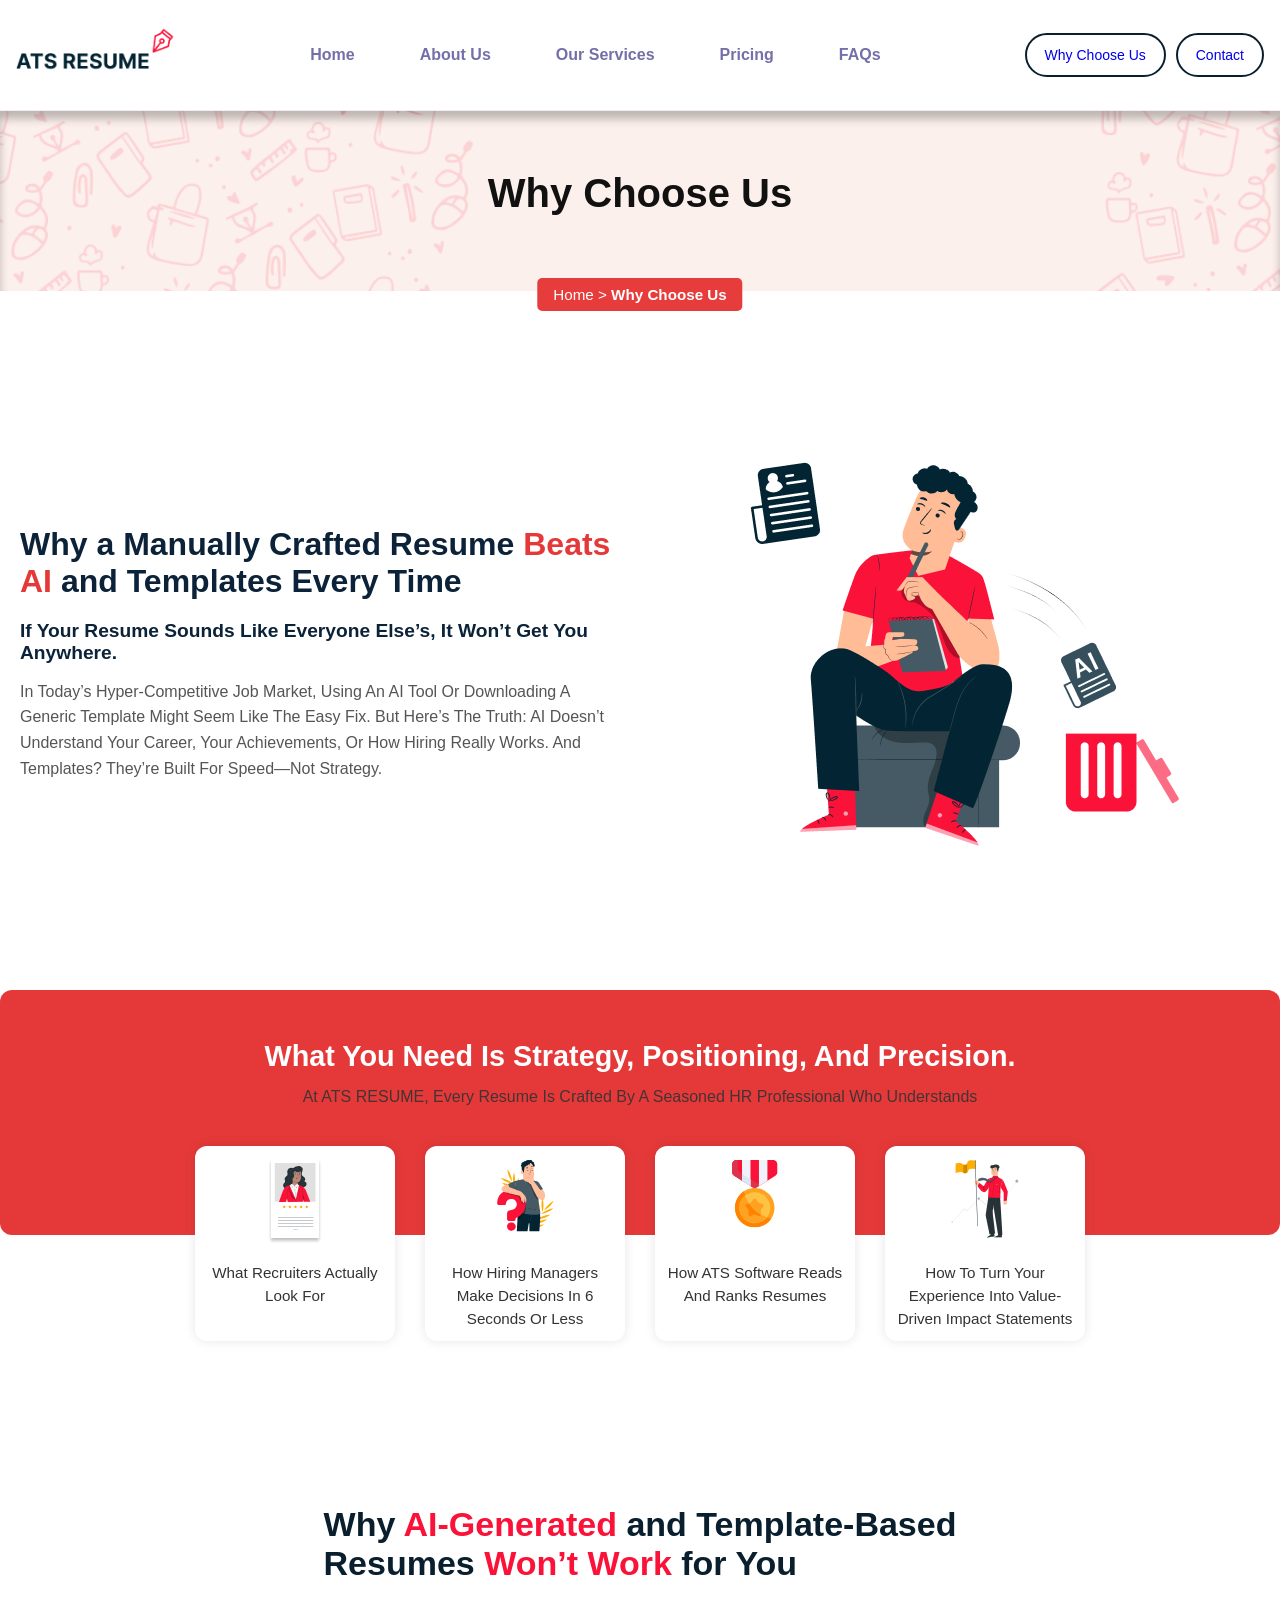
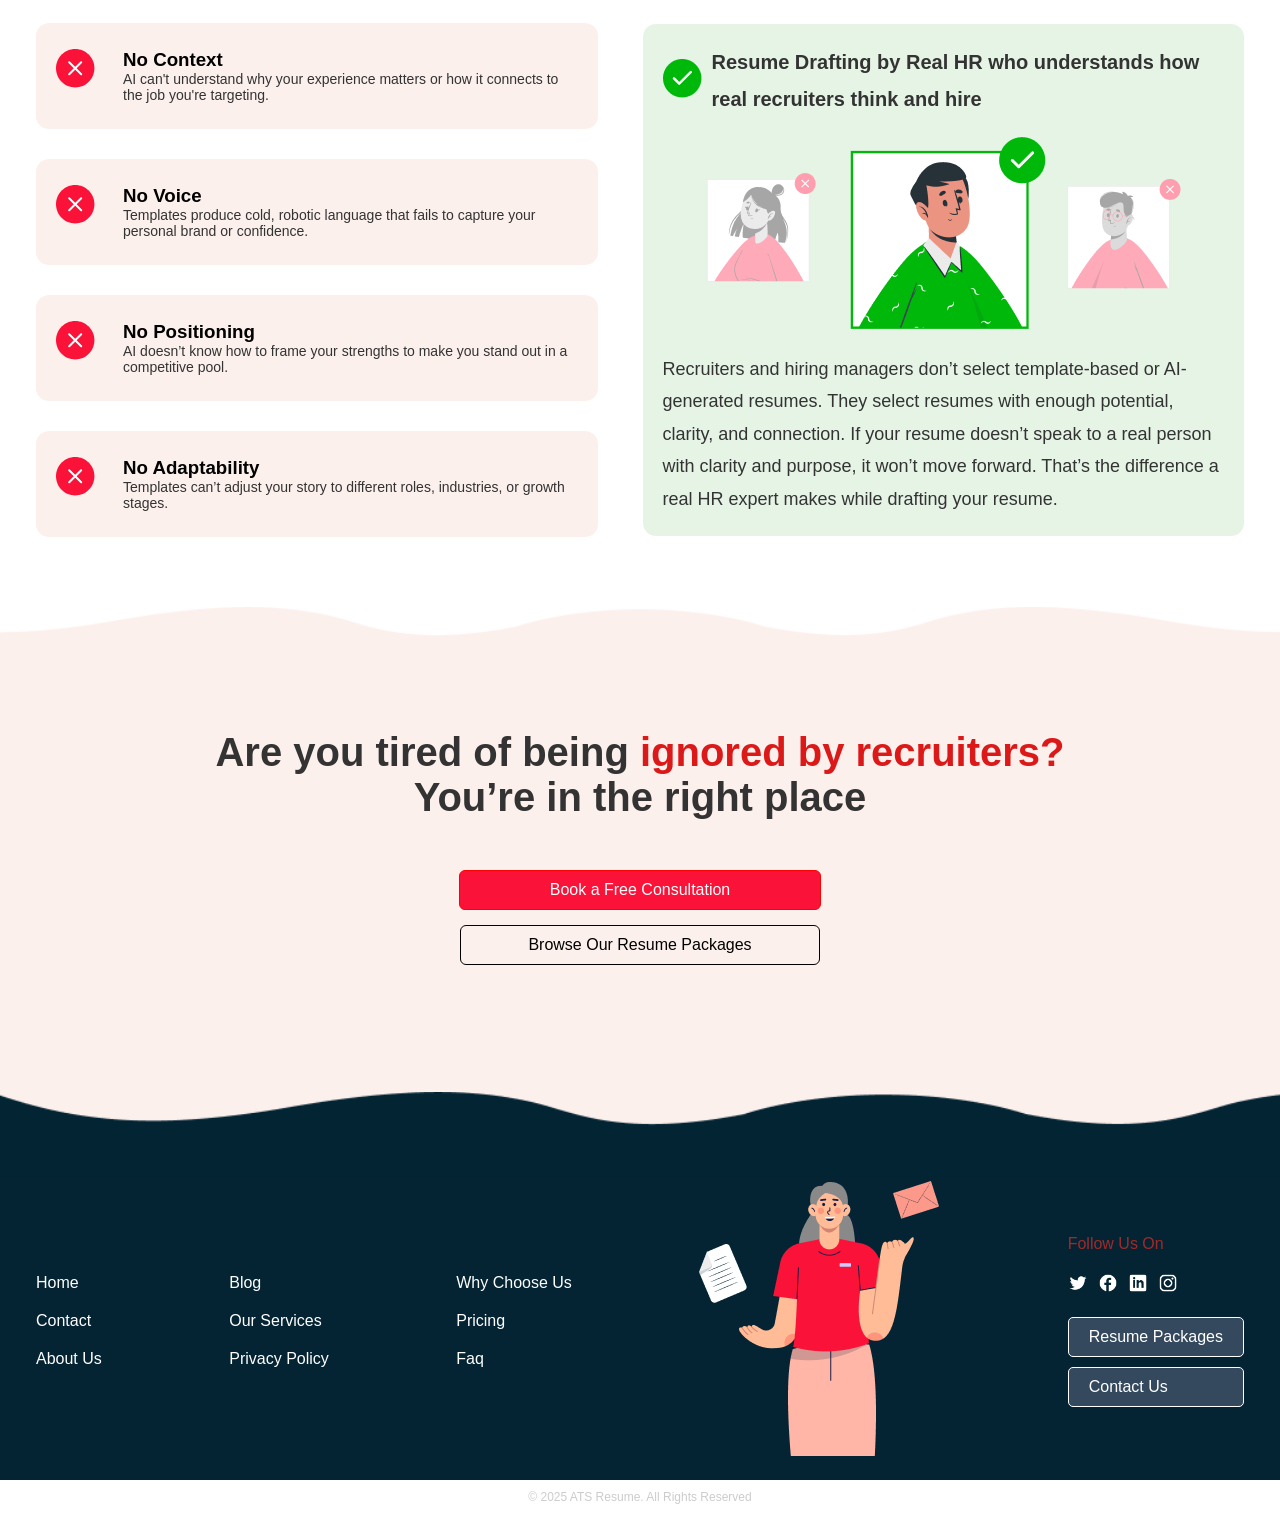
<file: whyus.html>
<!DOCTYPE html>
<html lang="en">

<head>
    <meta charset="UTF-8">
    <meta name="viewport" content="width=device-width, initial-scale=1.0">
    <title>Why Choose Us | ATS Resume</title>
    <link rel="stylesheet" href="./assets/style.css">
</head>

<body>

    <!-- Header -->
    <section class="header-wrapper">
        <div class="container">
            <header class="header">

                <a href="./index.html" class="logo" aria-label="Go to Home">
                    <img src="./assets/images/logo 1.png"
                        alt="ATS Resume Logo" class="pen-icon">
                </a>

                <div class="menu-toggle" id="menu-toggle"
                    role="button" tabindex="0"
                    aria-label="Toggle navigation" aria-expanded="false">
                    ☰
                </div>

                <div class="nav-menu" id="nav-menu">

                    <nav class="nav-links">
                        <a href="./index.html">Home</a>
                        <a href="./aboutus.html">About Us</a>
                        <a href="./services.html">Our Services</a>
                        <a href="./pricing.html">Pricing</a>
                        <a href="./faq.html">FAQs</a>
                    </nav>

                    <div class="header-buttons">
                        <a href="./aboutus.html" class="solid-btn">Why Choose Us</a>
                        <a href="./contact.html" class="solid-btn">Contact</a>
                    </div>

                </div>
            </header>
        </div>
    </section>

    <!-- Banner -->
    <section class="about-banner">
        <h1>Why Choose Us</h1>

        <nav class="breadcrumb" aria-label="Breadcrumb">
            <a href="./index.html">Home</a> &gt;
            <span>Why Choose Us</span>
        </nav>
    </section>

    <!-- Main Content -->
    <section class="manual-resume">
        <div class="top-section">

            <div class="text-content">
                <h2>
                    Why a Manually Crafted Resume
                    <span>Beats AI</span> and Templates Every Time
                </h2>

                <h4>
                    If Your Resume Sounds Like Everyone Else’s,
                    It Won’t Get You Anywhere.
                </h4>

                <p>
                    In Today’s Hyper-Competitive Job Market, Using An AI Tool
                    Or Downloading A Generic Template Might Seem Like The Easy
                    Fix. But Here’s The Truth: AI Doesn’t Understand Your Career,
                    Your Achievements, Or How Hiring Really Works. And Templates?
                    They’re Built For Speed—Not Strategy.
                </p>
            </div>

            <div class="image-content">
                <img src="./assets/images/Group 1321314852.png"
                    alt="Resume versus AI illustration">
            </div>

        </div>
    </section>

    <!-- Strategy Section -->
    <section>
        <div class="strategy-section">

            <div class="strategy-header">
                <h3>
                    What You Need Is Strategy, Positioning, And Precision.
                </h3>

                <p>
                    At ATS RESUME, Every Resume Is Crafted By A Seasoned HR
                    Professional Who Understands
                </p>
            </div>

            <div class="cards-container">

                <div class="card">
                    <img src="./assets/images/Group 1321314965.svg"
                        alt="Recruiters Look For">
                    <p>What Recruiters Actually Look For</p>
                </div>

                <div class="card">
                    <img src="./assets/images/Group 1321314967.svg"
                        alt="Hiring Managers">
                    <p>
                        How Hiring Managers Make Decisions In 6 Seconds Or Less
                    </p>
                </div>

                <div class="card">
                    <img src="./assets/images/Group 1321314968.svg"
                        alt="ATS Software">
                    <p>How ATS Software Reads And Ranks Resumes</p>
                </div>

                <div class="card">
                    <img src="./assets/images/Group 1321314969.svg"
                        alt="Value Driven Statements">
                    <p>
                        How To Turn Your Experience Into Value-Driven Impact Statements
                    </p>
                </div>

            </div>
        </div>
    </section>

    <!-- AI vs Professional Resume Section -->
    <div class="box-wrapper">
        <div class="container">

            <div class="box">
                <h2>
                    Why <span>AI-Generated</span> and Template-Based
                    <br>
                    Resumes <span>Won’t Work</span> for You
                </h2>
            </div>

            <div class="box-wrap-per">

                <div class="why-points">

                    <div class="why-point-2">
                        <img src="./assets/images/red-cross 1.svg"
                            alt="Cross Icon" class="icon">

                        <div>
                            <h3>No Context</h3>
                            <p>
                                AI can't understand why your experience matters
                                or how it connects to the job you're targeting.
                            </p>
                        </div>
                    </div>

                    <div class="why-point-2">
                        <img src="./assets/images/red-cross 1.svg"
                            alt="Cross Icon" class="icon">

                        <div>
                            <h3>No Voice</h3>
                            <p>
                                Templates produce cold, robotic language that
                                fails to capture your personal brand or confidence.
                            </p>
                        </div>
                    </div>

                    <div class="why-point-2">
                        <img src="./assets/images/red-cross 1.svg"
                            alt="Cross Icon" class="icon">

                        <div>
                            <h3>No Positioning</h3>
                            <p>
                                AI doesn’t know how to frame your strengths
                                to make you stand out in a competitive pool.
                            </p>
                        </div>
                    </div>

                    <div class="why-point-2">
                        <img src="./assets/images/red-cross 1.svg"
                            alt="Cross Icon" class="icon">

                        <div>
                            <h3>No Adaptability</h3>
                            <p>
                                Templates can’t adjust your story to different
                                roles, industries, or growth stages.
                            </p>
                        </div>
                    </div>

                </div>

                <div class="right-column">

                    <div class="point-green">
                        <span class="icon green">
                            <img src="./assets/images/green-tick 1.png"
                                alt="Green Tick">
                        </span>

                        <p>
                            Resume Drafting by Real HR who understands how
                            real recruiters think and hire
                        </p>
                    </div>

                    <div class="image-placeholder">
                        <img src="./assets/images/home-5-1 1.png"
                            alt="Illustration of people">
                    </div>

                    <p>
                        Recruiters and hiring managers don’t select
                        template-based or AI-generated resumes. They select
                        resumes with enough potential, clarity, and connection.
                        If your resume doesn’t speak to a real person with
                        clarity and purpose, it won’t move forward. That’s
                        the difference a real HR expert makes while drafting
                        your resume.
                    </p>

                </div>

            </div>
        </div>
    </div>

    <!-- CTA Section -->
    <div class="tired">
        <div class="container">

            <h1>
                Are you tired of being
                <span class="normal">ignored by recruiters?</span>
                <br>
                You’re in the right place
            </h1>

            <div class="tired-btn">
                <a href="./contact.html" class="button-red">
                    Book a Free Consultation
                </a>

                <a href="./pricing.html" class="button-gray">
                    Browse Our Resume Packages
                </a>
            </div>

        </div>
    </div>

    <!-- Footer -->
    <div class="footer">
        <div class="container">

            <div class="footer-wrap">

                <ul class="links">
                    <li><a href="./index.html">Home</a></li>
                    <li><a href="./contact.html">Contact</a></li>
                    <li><a href="./aboutus.html">About Us</a></li>
                </ul>

                <ul class="links">
                    <li><a href="./blog.html">Blog</a></li>
                    <li><a href="./services.html">Our Services</a></li>
                    <li><a href="./privacy.html">Privacy Policy</a></li>
                </ul>

                <ul class="links">
                    <li><a href="./aboutus.html">Why Choose Us</a></li>
                    <li><a href="./pricing.html">Pricing</a></li>
                    <li><a href="./faq.html">Faq</a></li>
                </ul>

                <div>
                    <img src="./assets/images/footer 1.png"
                        alt="Footer Illustration">
                </div>

                <div class="social-links">

                    <span class="footer-link">Follow Us On</span>

                    <div class="social">

                        <a href="https://x.com/" target="_blank"
                            rel="noopener noreferrer" aria-label="Twitter">
                            <img src="./assets/images/Clip path group.png"
                                alt="Twitter">
                        </a>

                        <a href="https://www.facebook.com/" target="_blank"
                            rel="noopener noreferrer" aria-label="Facebook">
                            <img src="./assets/images/social-2.png"
                                alt="Facebook">
                        </a>

                        <a href="https://www.linkedin.com/" target="_blank"
                            rel="noopener noreferrer" aria-label="LinkedIn">
                            <img src="./assets/images/social-3.png"
                                alt="LinkedIn">
                        </a>

                        <a href="https://www.instagram.com/" target="_blank"
                            rel="noopener noreferrer" aria-label="Instagram">
                            <img src="./assets/images/social-4.png"
                                alt="Instagram">
                        </a>

                    </div>

                    <div class="buttons">
                        <a href="./pricing.html">Resume Packages</a>
                        <a href="./contact.html">Contact Us</a>
                    </div>

                </div>

            </div>
        </div>
    </div>

    <!-- Copyright -->
    <div class="copyright">
        © 2025 ATS Resume. All Rights Reserved
    </div>

    <!-- Scripts -->
    <script src="https://ajax.googleapis.com/ajax/libs/jquery/3.7.1/jquery.min.js"></script>

    <script>
        const toggle = document.getElementById('menu-toggle');
        const navMenu = document.getElementById('nav-menu');

        if (toggle && navMenu) {

            function toggleMenu() {
                const isActive = navMenu.classList.toggle('active');

                toggle.classList.toggle('open', isActive);
                toggle.setAttribute('aria-expanded', isActive);
            }

            toggle.addEventListener('click', toggleMenu);

            toggle.addEventListener('keydown', (event) => {
                if (event.key === 'Enter' || event.key === ' ') {
                    event.preventDefault();
                    toggleMenu();
                }
            });

        }
    </script>

</body>
</html>
</file>
<file: assets/style.css>
* {
  margin: 0;
  padding: 0;
  box-sizing: border-box;
}

body {
  font-family: "Inter", sans-serif;

}
.container {
  width: 100%;
  max-width: 1440px;
  margin: auto;
  padding: 0px 16px;
}


/* Header */
.header {
  display: flex;
  justify-content: space-between;
  align-items: center;
  position: relative;
  flex-direction: row;
}

.header-wrapper {
  background-color: #fff;
  width: 100%;
  border-bottom: 1px solid #eee;
  padding: 1.75rem 0;
}

/* Logo */
.logo img {
  height: 50px;
}

/* Navigation Menu */
.nav-menu {
  display: flex;
  align-items: center;
  gap: 128px;
}

/* Nav links */

nav.nav-links {
  display: flex;
  justify-content: flex-start;
  align-items: center;
  gap: 33px;
}

.nav-links a {
  text-decoration: none;
  font-size: 16px;
  color: #746fa9;
  font-weight: 600;
  padding: 8px 16px;
  border-radius: 25px;
  transition: background-color 0.3s;
}

.nav-links a.active:hover {
  background-color: #fceaea;
  color: #0a1f2e;
}

.nav-links a:hover {
  color: #e53939;
}

/* Header Buttons */
.header-buttons {
  display: flex;
  gap: 10px;
}

.outline-btn,
.solid-btn {
  text-decoration: none;
  font-size: 14px;
  font-weight: 500;
  padding: 12px 18px;
  border-radius: 25px;
  border: 2px solid #0a1f2e;
  background-color: transparent;
}
.solid-btn:hover {
  background-color: #0a1f2e;
  color: white;
}
.solid-btn:hover {
  background-color: #222222;
}

/* Menu Toggle Button */
.menu-toggle {
  display: none;
  font-size: 28px;
  cursor: pointer;
  color: #1c2b38;
}
/* hero */

.hero {
  padding: 100px 50px 50px 50px;
  background-color: #fff;
  margin-bottom: 100px;
  box-shadow: inset 0 8px 8px 0px rgb(0 0 0 / 25%);
}

.hero-content {
  display: flex;
  align-items: center;
  justify-content: space-between;
  gap: 50px;
  margin: 0 auto;
}

.text-section {
  flex: 1;
}

.text-section h1 {
  font-size: 45px;
  font-weight: 700;
  line-height: 1.3;
  color: #0a1f2e;
  margin-bottom: 20px;
}

.text-section h1 span {
  color: #fa1239;
}

.text-section p {
  font-size: 18px;
  color: #2d3c44;
  line-height: 1.8;
  margin-bottom: 30px;
  max-width: 600px;
}

.hero-buttons {
  display: flex;
  gap: 20px;
}

.hero-buttons .solid-btn {
  background-color: #fa1239;
  color: white;
  padding: 14px 30px;
  border-radius: 10px;
  text-decoration: none;
  font-weight: bold;
  font-size: 16px;
  border: none;
}

.hero-buttons .outline-btn {
  background-color: transparent;
  border: 2px solid #0a1f2e;
  color: #0a1f2e;
  padding: 14px 30px;
  border-radius: 10px;
  text-decoration: none;
  font-weight: bold;
  font-size: 16px;
}

/* image section */

.image-section {
  flex: 1;
  display: flex;
  justify-content: end;
}

.image-section img {
  max-width: 100%;
  height: auto;
}

/* features */

.features-section {
  background-color: #FCF0EC;
  padding: 0px 20px 80px 20px;
  height: auto;
  text-align: center;
  width: 100%;
  position: relative;
}

.features-section:before{
  content: "";
  width: 100%;
  height: 69px;
  background-image: url("./images/pink-bg-top.png");
  background-size: cover;
  background-repeat: no-repeat;
  background-position: center top;
  position: absolute;
  top: -69px;
  left: 0;
}

  .features-section:after {
    content: "";
    width: 100%;
    height: 69px;
    background-image: url("./images/pink-bg-top.png");
    background-size: cover;
    background-repeat: no-repeat;
    background-position: center top;
    position: absolute;
    bottom: -59px;
    left: 0;
    transform: rotate(180deg);

}

/* .section-label {
  display: inline-block;
  background-color: #DEDFF5;
  color: #2d2e6c;
  padding: 6px 14px;
  border-radius: 10px;
  font-size: 16px;
  font-weight: 600;
  margin-bottom: 20px;
} */

.features-container h2 {
  font-size: 36px;
  max-width: 60%;
  color: #0a1f2e;
  margin: auto;
  font-weight: 700;
  line-height: 1.5;
  margin-bottom: 70px;
}

.features-container h2 span {
  color: #fa1239;
}

.features-grid {
  display: flex;
  gap: 67px;
  max-width: 1000px;
  margin: 0 auto;
}
.features-grid-left{
  display: flex;
  justify-content: center;
  align-items: center;
  flex-direction: column;
  gap: 67px;
}
.features-grid-right{
  display: flex;
  justify-content: center;
  align-items: center;
  flex-direction: column;
  gap: 67px;
}
.feature-card {
  background-color: #fa1239;
  color: #ffffff;
  padding: 60px 25px;
  border-radius: 15px;
  text-align: left;
  box-shadow: 0 2px 10px rgba(0, 0, 0, 0.05);
  transition: transform 0.3s ease;
  height: 350px;
  width: 450px;
}

.feature-card .icon {
  width: 70px;
  height: auto;
  margin-bottom: 20px;
}

.feature-card h3 {
  font-size: 20px;
  font-weight: 800;
  margin-bottom: 10px;
}

.feature-card p {
  font-size: 20px;
  font-weight: 500;
  line-height: 1.6;
  color: #ffffff;
}

/* why */

.why-section {
  background-color: #fff;
  padding: 170px 0 70px 0;
  text-align: center;
}

.why-container {
  max-width: 1200px;
  margin: 0 auto;
}

.section-label {
  display: inline-block;
  background-color: #e6e6f0;
  color: #2d2e6c;
  padding: 6px 14px;
  border-radius: 10px;
  font-size: 14px;
  font-weight: 600;
  margin-bottom: 30px;
}

.why-container h2 {
  font-size: 30px;
  font-weight: 700;
  margin-bottom: 70px;
  color: #0a1f2e;
}

.why-content {
  display: flex;
  align-items: center;
  justify-content: space-between;
  gap: 122px;
  flex-wrap: wrap;
}

.why-image img {
  max-width: 100%;
  height: auto;
}

.why-points {
  flex: 1;
  display: flex;
  flex-direction: column;
  gap: 30px;
}

.why-point {
  display: flex;
  align-items: flex-start;
  gap: 25px;
  text-align: left;
}

.why-point-2 {
  display: flex;
  align-items: flex-start;
  gap: 28px;
  text-align: left;
  background-color: #FCF0EC;
  padding: 26px 20px;
  border-radius: 13px;
}

.why-point .icon {
  width: 40px;
  height: auto;
  margin-top: 4px;
}

.why-point h3 {
  font-size: 18px;
  font-weight: 600;
  color: #032433;
  line-height: 181%;
}

.why-point p {
  font-size: 18px;
  line-height: 181%;
  color: #032433;
  font-weight: 400;
}

/* slider */
.testimonial-section {
  background-color: #FA1239;
  padding: 50px 20px;
  color: #fff;
  text-align: center;
  position: relative;
}

.testimonial-section:before {
  content: "";
  width: 100%;
  height: 86px;
  background-image: url("./images/red-bg-bottom.png");
  background-repeat: no-repeat;
  background-size: cover;
  background-position: center top;
  position: absolute;
  left: 0;
  top: -69px;
  transform: rotate(180deg);
  -webkit-transform: rotate(180);
  -moz-transform: rotate(180);
  -ms-transform: rotate(180);
  -o-transform: rotate(180);
}

.testimonial-section::after {
  content: "";
  width: 100%;
  height: 86px;
  background-image: url("./images/red-bg-bottom.png");
  background-repeat: no-repeat;
  background-size: cover;
  background-position: center top;
  position: absolute;
  left: 0;
  bottom: -69px;
}



.testimonial-section h2 {
  font-size: 2.2rem;
  margin-bottom: 40px;
}

/* .section-label {
  display: inline-block;
  background: white;
  color: #333;
  padding: 5px 15px;
  border-radius: 10px;
  font-weight: bold;
  margin-bottom: 15px;
} */

.slider {
  position: relative;
  max-width: 900px;
  margin: 0 auto;
}

input[type="radio"] {
  display: none;
}

.slides {
  display: flex;
  transition: transform 0.5s ease-in-out;
  width: 100%;
}

.slide {
  width: 100%;
  padding: 20px;
  box-sizing: border-box;
}

#slide1:checked ~ .slides {
  transform: translateX(0%);
}
#slide2:checked ~ .slides {
  transform: translateX(-50%);
}

.testimonial-card {
  background: #fff;
  color: #222;
  padding: 30px;
  border-radius: 20px;
  box-shadow: 0 10px 25px rgba(0, 0, 0, 0.1);
  max-width: 700px;
  margin: 0 auto;
}

.stars {
  font-size: 1.2rem;
  margin-bottom: 15px;
}

.profile {
  display: flex;
  flex-direction: column;
  align-items: center;
}

.profile img {
  width: 60px;
  border-radius: 50%;
  margin-bottom: 10px;
}

.profile h3 {
  font-size: 1rem;
  font-weight: bold;
}

.testimonial-card h4 {
  font-size: 1.1rem;
  margin: 15px 0;
  font-weight: bold;
}

.testimonial-card p {
  font-size: 0.95rem;
  line-height: 1.6;
  color: #444;
}

.navigation {
  margin-top: 20px;
}

.nav-btn {
  display: inline-block;
  background: #0f1d2e;
  color: white;
  padding: 12px 18px;
  border-radius: 50%;
  margin: 0 10px;
  cursor: pointer;
  font-size: 1.2rem;
  transition: 0.3s;
}

.nav-btn:hover {
  background: #222;
}

/*  */

.box-wrap-per {
  display: flex;
  justify-content: space-between;
  align-items: center;
  padding: 20px;
  border-radius: 10px;
  gap: 45px;
}
.box-wrapper {
  margin: 50px 0px;
  padding-top: 70px;
}
.box h2 {
  font-size: 34px;
  color: #0a1f2e;
  margin-bottom: 20px;
}
.box {
  display: flex;
  justify-content: center;
  align-items: center;
}

.left-column {
  flex: 1;
}
.right-column {
  flex: 1;
  background-color: #e6f4e6;
  display: flex;
  flex-direction: column;
  justify-content: space-between;
  align-items: center;
  border-radius: 13px;
  padding: 20px;
}
.containt-head {
  text-align: center;
  font-size: 24px;
  color: #333;
}
h2 span {
  color: #fa1239;
}
.point {
  display: flex;
  align-items: center;
  margin: 10px 0;
  background-color: #ffe6e6;
  border-radius: 5px;
}
.point-green {
  background-color: #e6f4e6;
  display: flex;
  align-items: center;
  gap: 10px;
}

.right-column .point-green p{
  color: #333;
  font-size: 20px;
  font-weight: 600;
}

.right-column p{
  font-size: 18px;
  font-weight: 400;
  line-height: 181%;
}
.point-green img {
  width: 39px;
  height: auto;
}
/* .icon {
  font-size: 24px;
  margin-right: 10px;
}
.icon.red {
  color: #fa1239;
}
.icon.green {
  color: #28a745;
} */
p {
  margin: 0;
  font-size: 14px;
  color: #333;
}
.image-placeholder {
  text-align: center;
  margin: 20px 0;
}
.image-placeholder img {
  max-width: 100%;
  height: auto;
}

/*  */

.tired {
  text-align: center;
  padding: 150px;
  background-image: url("./images/footer-top-curve.png");
  background-repeat: no-repeat;
  background-position: center top;
  background-size: cover;
  display: flex;
  align-items: center;
  justify-content: center;
  width: 100%;
  height: 520px;
  margin-bottom: -50px;
}
.tired-btn{
  display: flex;
  flex-direction: column;
  align-items: center;
}
.tired h1 {
  font-size: 40px;
  color: #333;
  margin-bottom: 50px;
  margin-top: -40px;
}
h1 span.red {
  color: #fa1239;
  font-size: 18px;
  line-height: 600px;
  margin-bottom: 20px;
}
h1 span.normal {
  color: #dc1919;
}
a.button-red {
  border: 1.3px solid rgb(255, 0, 0);
  padding: 10px 90px;
  border-radius: 6px;
  background-color: #fa1239;
  text-decoration: none;
  color: rgb(255, 255, 255);
  margin-bottom: 15px;
}
a.button-gray {
  border: 1.3px solid black;
  padding: 10px 67px;
  border-radius: 6px;
  text-decoration: none;
  color: black;
}
/* footer */

.footer {
  padding: 20px;
  border-top: 1px solid #ccc;
  background-color: #042433;
  position: relative;
  margin-top: 83px;
}
.footer::before {
  content: "";
  width: 100%;
  height: 86px;
  background-image: url("./images/footer-bg-top.png");
  background-repeat: no-repeat;
  background-size: cover;
  position: absolute;
  left: 0;
  top: -69px;
}
.footer-wrap {
  display: flex;
  justify-content: space-between;
  align-items: center;
}
.links {
  display: flex;
  flex-direction: column;
  flex-wrap: wrap;
  gap: 20px;
}
li {
  list-style: none;
  gap: 100px;
}
.links a {
  color: #fff;
  text-decoration: none;
  margin: 5px 0;
}
.links a:hover {
  text-decoration: underline;
}
.social-links{
  display: flex;
  flex-direction: column;
  gap: 20px;
  align-items: start;
}
.social {
  display: flex;
  gap: 10px;
  color: #ff6b6b;
}
.social span {
  margin-right: 10px;
}
.social a {
  color: #fff;
  text-decoration: none;
}
.social img {
  width: 20px;
  height: 20px;
}
.buttons {
  display: flex;
  flex-direction: column;
  gap: 10px;
}
.buttons a {
  display: inline-block;
  padding: 10px 20px;
  background-color: #34495e;
  color: #fff;
  text-decoration: none;
  border-radius: 5px;
  border: 1px solid #fff;
}
.buttons a:hover {
  background-color: #2c3e50;
}
.copyright {
  text-align: center;
  padding: 10px 0;
  font-size: 12px;
  color: #ccc;
}
.footer-link {
  color: #a32929;
}

/* aboutus */

.about-banner {
  background-image: url(./images/banner.png);
  padding: 60px 20px;
  text-align: center;
  position: relative;
  background-repeat: no-repeat;
  background-size: cover;
  width: 100%;
  margin-bottom: 106px;
  box-shadow: inset 0 8px 8px 0px rgb(0 0 0 / 25%);
}

.about-banner h1 {
  font-size: 2.5rem;
  margin-bottom: 15px;
  color: #111;
}

.breadcrumb {
  display: inline-block;
  background: #e63c3c;
  padding: 8px 16px;
  border-radius: 5px;
  color: white;
  font-size: 0.95rem;
  position: absolute;
  bottom: 0;
  left: 50%;
  transform: translate(-50%, 20px);
}
.breadcrumb a {
  text-decoration: none;
  color: white;
}

.breadcrumb span {
  font-weight: bold;
}
.card-about {
  background: white;
  color: #0f172a;
  padding: 30px 20px;
  border-radius: 10px;
  max-width: 300px;
  width: 100%;
  text-align: center;
  align-items: center;
  box-shadow: 0px 4px 12px rgba(0, 0, 0, 0.1);
}

/* Content Section */
.about-content {
  display: flex;
  flex-wrap: wrap;
  padding: 60px 20px;
  max-width: 1200px;
  margin: 0 auto;
  gap: 50px;
  align-items: center;
}

.about-left {
  flex: 1;
  min-width: 300px;
}

.about-left img {
  width: 100%;
  max-width: 450px;
}

.about-right {
  flex: 1;
  min-width: 300px;
}

.about-right h2 {
  font-size: 2rem;
  color: #0f1d2e;
  margin-bottom: 20px;
  line-height: 1.3;
}

.about-right h2 span {
  color: #e63c3c;
}

.about-right p {
  font-size: 1rem;
  color: #444;
  line-height: 1.7;
  margin-bottom: 30px;
}

/* Highlight box */
.highlight-box {
  background: #fceae8;
  padding: 20px;
  border-radius: 10px;
  font-size: 0.95rem;
  color: #222;
}

.highlight-box strong {
  display: block;
  color: #e63c3c;
  margin-bottom: 10px;
}
/* HR-section */
.hr-section {
  background-image: url("./images/Group\ 30.png");
  padding: 200px 20px;
  color: white;
  text-align: center;
  align-items: center;
  background-size: cover;
  background-repeat: no-repeat;
  background-position: center;
}

.hr-container h1 {
  font-size: 2.5rem;
  margin-bottom: 10px;
  font-weight: bold;
  align-items: center;
}

.subheading {
  font-size: 1.2rem;
  margin-bottom: 50px;
}

.cards {
  display: flex;
  justify-content: center;
  flex-wrap: wrap;
  gap: 30px;
}

.card {
  background: white;
  color: #0f172a;
  padding: 0px 20px;
  border-radius: 10px;
  max-width: 400px;
  width: 100%;
  text-align: center;
  align-items: center;
  box-shadow: 0px 4px 12px rgba(0, 0, 0, 0.1);
}

.card img {
  width: 100px;
  height: auto;
  margin-bottom: 20px;
}

.card p {
  font-size: 1rem;
  line-height: 1.5;
}

/* expact section */

.expect-section {
  background-color: #fff;
  padding: 60px 20px;
}

.expect-container {
  max-width: 1200px;
  margin: 0 auto;
  display: flex;
  align-items: center;
  gap: 50px;
  flex-wrap: wrap;
}

.expect-content {
  flex: 1;
}

.expect-content h2 {
  font-size: 36px;
  font-weight: 600;
  line-height: 183%;
  color: #0f172a;
  margin-bottom: 30px;
}

.expect-content h2 span {
  color: #e53939;
}

.expect-list {
  list-style: none;
  padding: 0;
  margin: 0;
}

.expect-list li {
  display: flex;
  align-items: center;
  margin-bottom: 20px;
  gap: 25px;
}

.expect-list img {
  background-color: #e53939;
  padding: 10px;
  border-radius: 50%;
  width: 40px;
  height: 40px;
  margin-right: 15px;
}

.expect-list p {
  margin: 0;
  font-size: 1rem;
  color: #0f172a;
}

.expect-images {
  flex: 1;
  display: flex;
  justify-content: center;
}

.expect-images img {
  max-width: 100%;
  height: auto;
}

/* contact-form */

.contact-section {
  display: flex;
  flex-wrap: wrap;
  padding: 50px 30px;
  align-items: center;
  justify-content: center;
  gap: 40px;
}

.contact-left {
  flex: 1;
  min-width: 300px;
  max-width: 500px;
}

.contact-left .contact-image {
  width: 100%;
  max-width: 300px;
  margin-bottom: 20px;
}

.contact-left h2 {
  font-size: 2.2rem;
  color: #0f172a;
  margin-bottom: 30px;
  line-height: 1.4;
}

.contact-left h2 span {
  color: #e53939;
}

.contact-info {
  list-style: none;
  padding: 0;
}

.contact-info li {
  display: flex;
  align-items: center;
  gap: 10px;
  margin-bottom: 20px;
  font-size: 1rem;
  color: #0f172a;
}

.contact-info img {
  width: 30px;
  height: 30px;
}

.contact-right {
  flex: 1;
  min-width: 300px;
  max-width: 600px;
  background-color: #FA1239;
  padding: 30px;
  border-radius: 12px;
}

.contact-form {
  display: flex;
  flex-direction: column;
  gap: 20px;
}

.form-row {
  display: flex;
  gap: 20px;
}

.form-row input {
  flex: 1;
  padding: 12px;
  border: none;
  border-radius: 6px;
  font-size: 1rem;
}

textarea {
  width: 100%;
  height: 200px;
  padding: 12px;
  border: none;
  border-radius: 6px;
  font-size: 1rem;
}

.submit-btn {
  background-color: transparent;
  color: #fff;
  border: 2px solid #fff;
  padding: 14px;
  font-size: 1rem;
  font-weight: 600;
  border-radius: 6px;
  cursor: pointer;
  transition: background-color 0.3s ease, color 0.3s ease;
}

.submit-btn:hover {
  background-color: #fff;
  color: #e53939;
}

/*  */

/* Services */

.ats-section {
  color: white;
  margin-bottom: 50px;
  border-radius: 15px;
  -webkit-border-radius: 15px;
  -moz-border-radius: 15px;
  -ms-border-radius: 15px;
  -o-border-radius: 15px;
}

.ats-content {
  background-color: #fa1239;
  max-width: 1200px;
  margin: auto;
  display: flex;
  align-items: center;
  gap: 60px;
  flex-wrap: wrap;
  padding: 98px 20px 76px 20px;
  border-radius: 15px;
  -webkit-border-radius: 15px;
  -moz-border-radius: 15px;
  -ms-border-radius: 15px;
  -o-border-radius: 15px;
}

.ats-left {
  flex: 1;
  text-align: center;
}

.ats-left img {
  width: 100%;
  max-width: 350px;
}

.ats-right {
  flex: 1;
}

.ats-right h1 {
  font-size: 2.2rem;
  margin-bottom: 10px;
}

.ats-right h3 {
  font-weight: 600;
  font-size: 1.1rem;
  margin-bottom: 15px;
}

.ats-right p {
  font-size: 1rem;
  line-height: 1.6;
  margin-bottom: 25px;
  color: #ffecec;
}

.ats-right h4 {
  font-size: 1.2rem;
  margin: 25px 0 15px;
  color: #ffffff;
}

.ideal-tags {
  display: flex;
  gap: 12px;
  flex-wrap: wrap;
  margin-bottom: 30px;
}

.tag {
  background: #ffffff20;
  border: 1px solid white;
  padding: 8px 16px;
  border-radius: 30px;
  font-size: 0.9rem;
  color: white;
  font-weight: 500;
  display: inline-flex;
  align-items: center;
}

.ats-features {
  list-style: none;
  padding: 0;
  margin: 0;
}

.ats-features li {
  display: flex;
  align-items: center;
  gap: 10px;
  margin-bottom: 18px;
  font-size: 1rem;
  color: #ffffff;
}

.ats-features img {
  width: 20px;
  height: 20px;
}

/* cover */

.cover-letter-container {
  max-width: 1200px;
  margin: auto;
  margin-bottom: 50px;
  display: flex;
  gap: 60px;
  flex-wrap: wrap;
  background-color: #fdf5f2;
  padding: 60px 20px;
}

.cover-left {
  flex: 1;
}

.cover-left h2 {
  font-size: 2rem;
  color: #e53939;
  margin-bottom: 10px;
}

.cover-left h4 {
  font-size: 1.1rem;
  font-weight: 600;
  color: #0b2239;
  margin-bottom: 15px;
}

.cover-left p {
  font-size: 1rem;
  line-height: 1.6;
  color: #0b2239;
}

.cover-right {
  flex: 1;
}

.cover-right h4 {
  font-size: 1.1rem;
  font-weight: 600;
  color: #0b2239;
  margin-bottom: 20px;
}

.cover-features {
  list-style: none;
  padding: 0;
  margin: 0;
}

.cover-features li {
  display: flex;
  align-items: center;
  gap: 12px;
  margin-bottom: 18px;
  font-size: 1rem;
  color: #0b2239;
}

.cover-features img {
  width: 28px;
  height: 28px;
}
.cover-letter-section {
  display: flex;
  justify-content: center;
}

/* pricing */
.pricing-section {
  padding: 60px 20px;
  background: #fff;
}

.pricing-header {
  text-align: center;
  margin-bottom: 50px;
}

.pricing-header h2 {
  font-size: 2rem;
  color: #0b2239;
  margin-bottom: 15px;
}

.pricing-header h2 span {
  color: #e53939;
}

.pricing-header p {
  color: #555;
  max-width: 600px;
  margin: 0 auto;
  font-size: 1rem;
}

.pricing-cards {
  display: flex;
  justify-content: center;
  gap: 30px;
  flex-wrap: wrap;
}

.card-p {
  background: #fff;
  border-radius: 12px;
  box-shadow: 0 0 15px rgba(0, 0, 0, 0.08);
  overflow: hidden;
  max-width: 420px;
  display: flex;
  flex-direction: column;
}

.card-top {
  padding: 20px;
  color: #fff;
  text-align: center;
}

.card-top.starter {
  color: #e53939;
  display: flex;
  justify-content: space-between;
  align-items: flex-end;
}

.card-top.premium {
  background: #e53939;
  display: flex;
  justify-content: space-between;
  align-items: flex-end;
}
.package-name {
  background: #fff;
  color: #e53939;
  padding: 6px 14px;
  border-radius: 50px;
  font-weight: bold;
  display: inline-block;
  font-size: 0.9rem;
  margin-bottom: 10px;
}

.prices {
  margin-top: 10px;
}

.prices small {
  text-decoration: line-through;
  display: block;
  font-size: 0.9rem;
  opacity: 0.7;
}

.prices strong {
  font-size: 1.5rem;
}

.card-body {
  padding: 25px;
  flex-grow: 1;
}

.highlight-box {
  background: #fff3f0;
  padding: 15px;
  border-radius: 8px;
  margin-bottom: 20px;
}

.highlight-box h4 {
  margin: 0 0 10px 0;
  color: #0b2239;
  font-size: 1rem;
}

.highlight-box p {
  margin: 0;
  color: #0b2239;
  font-size: 0.95rem;
}

.features {
  list-style: none;
  padding: 0;
  margin: 0;
}

.features li {
  padding-left: 25px;
  margin-bottom: 15px;
  position: relative;
  color: #0b2239;
  font-size: 0.95rem;
}

.features li::before {
  content: "✔";
  color: #00c853;
  position: absolute;
  left: 0;
  top: 2px;
  font-weight: bold;
}

.card-footer {
  padding: 20px;
  text-align: center;
}

.card-footer button {
  background-color: #0b2239;
  color: #fff;
  padding: 12px 30px;
  border: none;
  border-radius: 8px;
  font-size: 1rem;
  cursor: pointer;
  transition: background-color 0.3s;
}

.card-footer button:hover {
  background-color: #07182d;
}


/* why Us */
.manual-resume {
  padding: 60px 20px;
  background: #fff;
  display: flex;
  justify-content: center;
  max-width: 1440px;
  width: 100%;
  margin: 0 auto;
}

/* Top Section */
.top-section {
  display: flex;
  align-items: center;
  justify-content: space-between;
  gap: 40px;
  flex-wrap: wrap;
  margin-bottom: 80px;
  justify-content: center;
}

.text-content {
  flex: 1;
}

.text-content h2 {
  font-size: 2rem;
  color: #0b2239;
  margin-bottom: 20px;
}

.text-content h2 span {
  color: #e53939;
}

.text-content h4 {
  color: #0b2239;
  font-size: 1.2rem;
  margin-bottom: 15px;
}

.text-content p {
  color: #555;
  line-height: 1.6;
  font-size: 1rem;
}

.image-content {
  flex: 1;
  text-align: center;
}

.image-content img {
  max-width: 100%;
  height: auto;
}

/* Strategy Section */
.strategy-section {
  background: #e53939;
  padding: 50px 20px;
  border-radius: 12px;
  color: #fff;
  text-align: center;
  height: 245px;
  width: 100%;
  margin-bottom: 200px;
}

.strategy-header h3 {
  font-size: 1.8rem;
  margin-bottom: 15px;
}

.strategy-header p {
  font-size: 1rem;
  opacity: 0.9;
  margin-bottom: 40px;
}

.cards-container {
  display: flex;
  justify-content: center;
  gap: 30px;
  position: relative;
  flex-wrap: wrap;
  margin-bottom: -970px;
}

.strategy-section .card {
  background: #fff;
  color: #0b2239;
  padding: 10px;
  border-radius: 12px;
  width: 200px;
  box-shadow: 0 0 12px rgba(0, 0, 0, 0.1);
  gap: 10px;
}

.card img {
  max-width: 70px;
  height: auto;
  margin-bottom: 15px;
}

.card p {
  font-size: 0.95rem;
}

/* FAQ */

.industries-section {
  padding: 10px 0px;
  width: 100%;
}

.industries-box {
  background: linear-gradient(to right, #ffecec, #fff);
  padding: 30px 25px;
  border-radius: 12px;
  max-width: 1440px;
  margin: 0 auto;
  box-shadow: 0 2px 8px rgba(0, 0, 0, 0.05);
}

.industries-header {
  display: flex;
  align-items: center;
  gap: 10px;
  margin-bottom: 20px;
}

.icon {
  display: inline-block;
  color: #fff;
  font-weight: bold;
  font-size: 18px;
}

.industries-header h3 {
  font-size: 1.2rem;
  color: #0b2239;
  margin: 0;
}

.industries-content p {
  color: #555;
  font-size: 0.95rem;
  margin-bottom: 15px;
  line-height: 1.6;
}

.industries-content ul {
  margin-left: 20px;
  margin-bottom: 15px;
}

.industries-content ul li {
  color: #333;
  margin-bottom: 8px;
  list-style-type: disc;
}

/* privacy-policy */

.privacy-policy {
  max-width: 80%;
  margin: 0 auto;
  padding: 40px 20px;
}

.privacy-policy p {
  font-size: 0.95rem;
  line-height: 1.7;
  margin-bottom: 20px;
}

.privacy-policy h2 {
  font-size: 1.3rem;
  color: #0d1f2d;
  margin-top: 40px;
  margin-bottom: 15px;
}

.privacy-policy h3 {
  font-size: 1.05rem;
  color: #0d1f2d;
  margin-bottom: 12px;
}

.subheading-red {
  color: #e53939;
  font-weight: bold;
  margin-top: 20px;
  margin-bottom: 8px;
}

.highlight {
  color: #e53939;
  font-weight: bold;
}

.privacy-policy ul {
  margin-left: 20px;
  margin-bottom: 20px;
}

.privacy-policy ul li {
  margin-bottom: 8px;
}

.mobile-nav {
  display: none;
}

/* Responsive Layout for Tablets (768px and below) */
@media (max-width: 1024px) {
  .header {
    flex-wrap: wrap;
    gap: 20px;
  }
  .menu-toggle {
    display: block;
  }
  .nav-menu {
    display: none;
    flex-direction: column;
    align-items: center;
    width: 100%;
    background: #fff;
    position: absolute;
    top: 70px;
    left: 0;
    padding: 20px 0;
    box-shadow: 0px 4px 6px rgba(0, 0, 0, 0.1);
    gap: 20px;
    z-index: 10;
  }

  .nav-links {
    gap: 20px;
    flex-wrap: wrap;
    justify-content: center;
  }

  .hero {
    padding: 40px 20px;
  }

  .hero-content {
    flex-direction: column;
    text-align: center;
  }

  .text-section h1 {
    font-size: 36px;
  }

  .text-section p {
    font-size: 16px;
  }

  .hero-buttons {
    justify-content: center;
    flex-wrap: wrap;
  }

  .features-grid {
    flex-wrap: wrap;
    justify-content: center;
  }

  .why-content {
    flex-direction: column;
    text-align: center;
  }

  .box-wrap-per {
    flex-direction: column;
    gap: 30px;
  }

  .left-column,
  .right-column {
    width: 100%;
    padding: 10px 10;
  }

  .tired {
    padding: 80px 20px;
    height: auto;
  }

  .footer-wrap {
    flex-direction: column;
    text-align: center;
    gap: 20px;
  }

  .links {
    flex-direction: row;
    justify-content: center;
    flex-wrap: wrap;
  }

  .buttons {
    flex-direction: row;
    justify-content: center;
    flex-wrap: wrap;
  }
}

/* Responsive layout */
@media (max-width: 768px) {
  .why-content {
    flex-direction: column;
    text-align: center;
  }

  .why-point {
    flex-direction: row;
  }

  /* footer */

  .footer-wrap {
    flex-direction: column;
    align-items: center;
    text-align: center;
  }

  ul.links {
    margin-bottom: 20px;
  }

  .social {
    justify-content: center;
    margin-bottom: 20px;
  }

  .buttons {
    display: flex;
    flex-direction: column;
    align-items: center;
  }

  .buttons a {
    margin: 10px 0;
    width: 200px;
    text-align: center;
  }

  .footer img {
    margin-top: 20px;
    width: 80%;
    max-width: 300px;
  }

  .text-section h1 > br {
    display: none;
  }
  .hero {
    padding: 0;
  }
  .features-section {
    padding: 0;
  }
  .slide {
    padding: 0;
  }
  .box-wrap-per {
    padding: 0;
  }
  .why-container{
    padding: 0px 20px;
  }
}

/* header responsive */
@media (max-width: 768px) {
  .menu-toggle {
    display: block;
  }

  .nav-menu {
    display: none;
    flex-direction: column;
    align-items: center;
    width: 100%;
    background: #fff;
    position: absolute;
    top: 70px;
    left: 0;
    padding: 20px 0;
    box-shadow: 0px 4px 6px rgba(0, 0, 0, 0.1);
    gap: 20px;
    z-index: 10;
  }

  .nav-menu.active {
    display: flex;
  }

  .nav-links {
    flex-direction: column;
    gap: 15px;
  }

  .header-buttons {
    flex-direction: column;
    gap: 15px;
  }

  /* services */
  .ats-content{
    display: flex;
    flex-direction: column-reverse;
  }
  .cover-letter-container {
    padding: 5px 10px;
    display: flow;
    margin-bottom: 20px;
  }
  .box-wrapper {
    padding: 0;
  }
  /* why us */
  .strategy-section{
    height: 550px;
  }
  .manual-resume{
    padding: 0px 10px;
  }

  /*  */

  .form-row {
    display: flex;
    flex-direction: column;
  }
}

/* Responsive Layout for Mobile (600px and below) */
@media (max-width: 600px) {
  .logo img {
    width: 140px;
    height: auto;
  }
  .img-none {
    display: flex;
    display: none;
  }

  .nav-links {
    flex-direction: column;
    align-items: center;
    gap: 15px;
  }

  .header-buttons {
    flex-direction: column;
    align-items: center;
    gap: 10px;
  }

  .text-section h1 {
    font-size: 28px;
  }

  .text-section p {
    font-size: 15px;
  }

  .hero-buttons .solid-btn,
  .hero-buttons .outline-btn {
    width: 100%;
    text-align: center;
  }

  .features-section {
    height: auto;
  }

  .features-grid {
    flex-direction: column;
    gap: 20px;
  }

  .why-point {
    flex-direction: row;
    gap: 10px;
  }

  .testimonial-section h2 {
    font-size: 1.8rem;
  }

  .testimonial-card {
    padding: 20px;
  }

  .slider {
    width: 100%;
  }

  .box h2 {
    font-size: 24px;
  }

  .containt-head {
    font-size: 20px;
  }

  .point {
    flex-direction: column;
    text-align: center;
    padding: 25px 10px;
  }

  .tired {
    padding: 75px 10px;
  }

  h1 {
    font-size: 24px;
  }

  .footer-wrap {
    gap: 15px;
  }

  .social {
    justify-content: center;
  }

  .copyright {
    font-size: 10px;
  }
  .half-img {
  display: none;
}
}

@media (max-width: 480px) {
  .text-section {
    flex: 1;
    padding: 30px 35px;
}
  .box-wrapper{
    padding: 20px 0px 0px 0px;
  }
  .features-grid-right{
    gap: 20px;
  }
  .features-grid-left{
    gap: 20px;
  }
  .hero-content h1 {
    font-size: 28px;
  }

  .hero-content p {
    font-size: 16px;
  }

  .hero-buttons .solid-btn,
  .hero-buttons .outline-btn {
    width: 100%;
    padding: 12px;
    font-size: 14px;
  }

  .features-container h2 {
    font-size: 28px;
  }

  .feature-card h3 {
    font-size: 18px;
  }
   
.expect-container {
    flex-direction: column;
    align-items: center;
  }
  .hr-section {
    padding: 100px 20px;
  }
  .feature-card p {
    font-size: 14px;
  }
  .feature-card{
    width: 100%;
    height: auto;
  }
  /* why us */
  .strategy-section{
    height: 900px;
  }
  .top-section {
    flex-direction: column;
    align-items: center;
  }

  /* form */

  .form-row {
    display: flex;
    flex-direction: column;
  }
}
</file>
